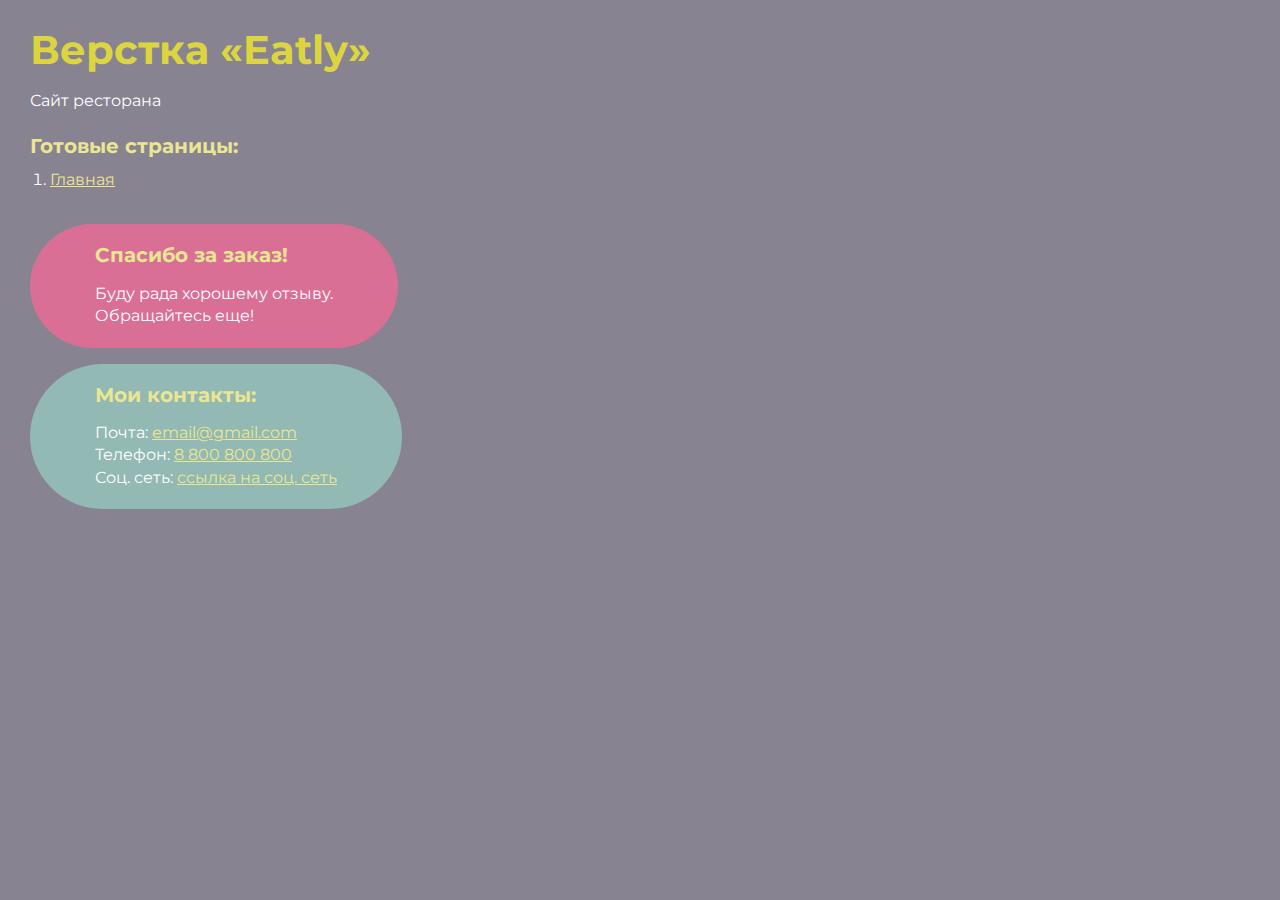
<file: index.html>
<!DOCTYPE html>
<html>

<head>
	<meta charset="UTF-8">
	<meta name="viewport" content="width=device-width, initial-scale=1.0">
	<title>Верстка «Eatly»</title>
</head>

<body>
	<div class="rootpage">
		<h1>Верстка «Eatly»</h1>
		<div class="rootpage__info">
			Сайт ресторана
		</div>
		<h2>Готовые страницы:</h2>
		<ol class="rootpage__list">
			<li><a target="_blank" href="home.html">Главная</a></li>
		</ol>
		<div class="rootpage__tnx">
			<h2>Спасибо за заказ!</h2>
			<p>Буду рада хорошему отзыву.</p>
			<p>Обращайтесь еще!</p>
		</div>
		<div class="rootpage__contacts">
			<h2>Мои контакты:</h2>
			<p>Почта: <a href="mailto:email@gmail.com">email@gmail.com</a></p>
			<p>Телефон: <a href="tel:8800800800">8 800 800 800</a></p>
			<p>Соц. сеть: <a href="">ссылка на соц. сеть</a></p>
		</div>
	</div>
</body>
<style>
	@charset "UTF-8";
	@import url("https://fonts.googleapis.com/css?family=Montserrat:regular,700&display=swap");

	*,
	*::before,
	*::after {
		padding: 0px;
		margin: 0px;
		border: 0px;
		box-sizing: border-box;
	}

	html,
	body {
		height: 100%;
		margin: 0;
		padding: 0;
		min-width: 320px;
		width: 100%;
		color: #fff;
		background-color: #888391;
	}

	body {
		font-family: Montserrat;
		font-size: 100%;
		line-height: 1;
		font-size: 1rem;
	}

	a {
		text-decoration: underline;
		color: #ebe691
	}

	a:visited {
		text-decoration: underline;
		color: #aaa768;
	}

	a:hover {
		text-decoration: none;
	}

	ul li {
		list-style: none;
	}

	img {
		vertical-align: top;
	}

	.wrapper {
		width: 100%;
		min-height: 100%;
		overflow: hidden;
	}

	.rootpage {
		padding: 30px;
		display: flex;
		flex-direction: column;
		align-items: flex-start;
	}

	@media (max-width: 767px) {
		.rootpage {
			padding: 30px 15px;
		}
	}

	h1 {
		color: #ddd53f;
		font-size: 2.5rem;
		margin: 0px 0px 1.25rem 0px;
	}

	@media (max-width: 767px) {
		h1 {
			font-size: 1.85rem;
			margin: 0px 0px 1.25rem 0px;
		}
	}

	h2 {
		color: #ebe691;
		font-size: 1.25rem;
		margin: 0px 0px 1rem 0px;
	}

	@media (max-width: 767px) {
		h2 {
			font-size: 1.125rem;
			margin: 0px 0px 1rem 0px;
		}
	}

	.rootpage__info {
		line-height: 140%;
		margin: 0px 0px 1.5rem 0px;
	}

	.rootpage__list {
		margin: 0px 0px 2.25rem 1.25rem;
	}

	.rootpage__list li:not(:last-child) {
		margin: 0px 0px 15px 0px;
	}

	.rootpage__contacts,
	.rootpage__tnx {
		border-radius: 200px;
		padding: 20px 65px;
		line-height: 140%;
	}

	@media (max-width: 767px) {

		.rootpage__contacts,
		.rootpage__tnx {
			border-radius: 40px;
			padding: 20px;
		}
	}

	.rootpage__contacts {
		background: #92b9b3;

	}

	.rootpage__contacts a {
		color: #ebe691;
	}

	.rootpage__tnx {
		background: #da6f96;
		margin: 0px 0px 1rem 0px;
	}
</style>

</html>
</file>
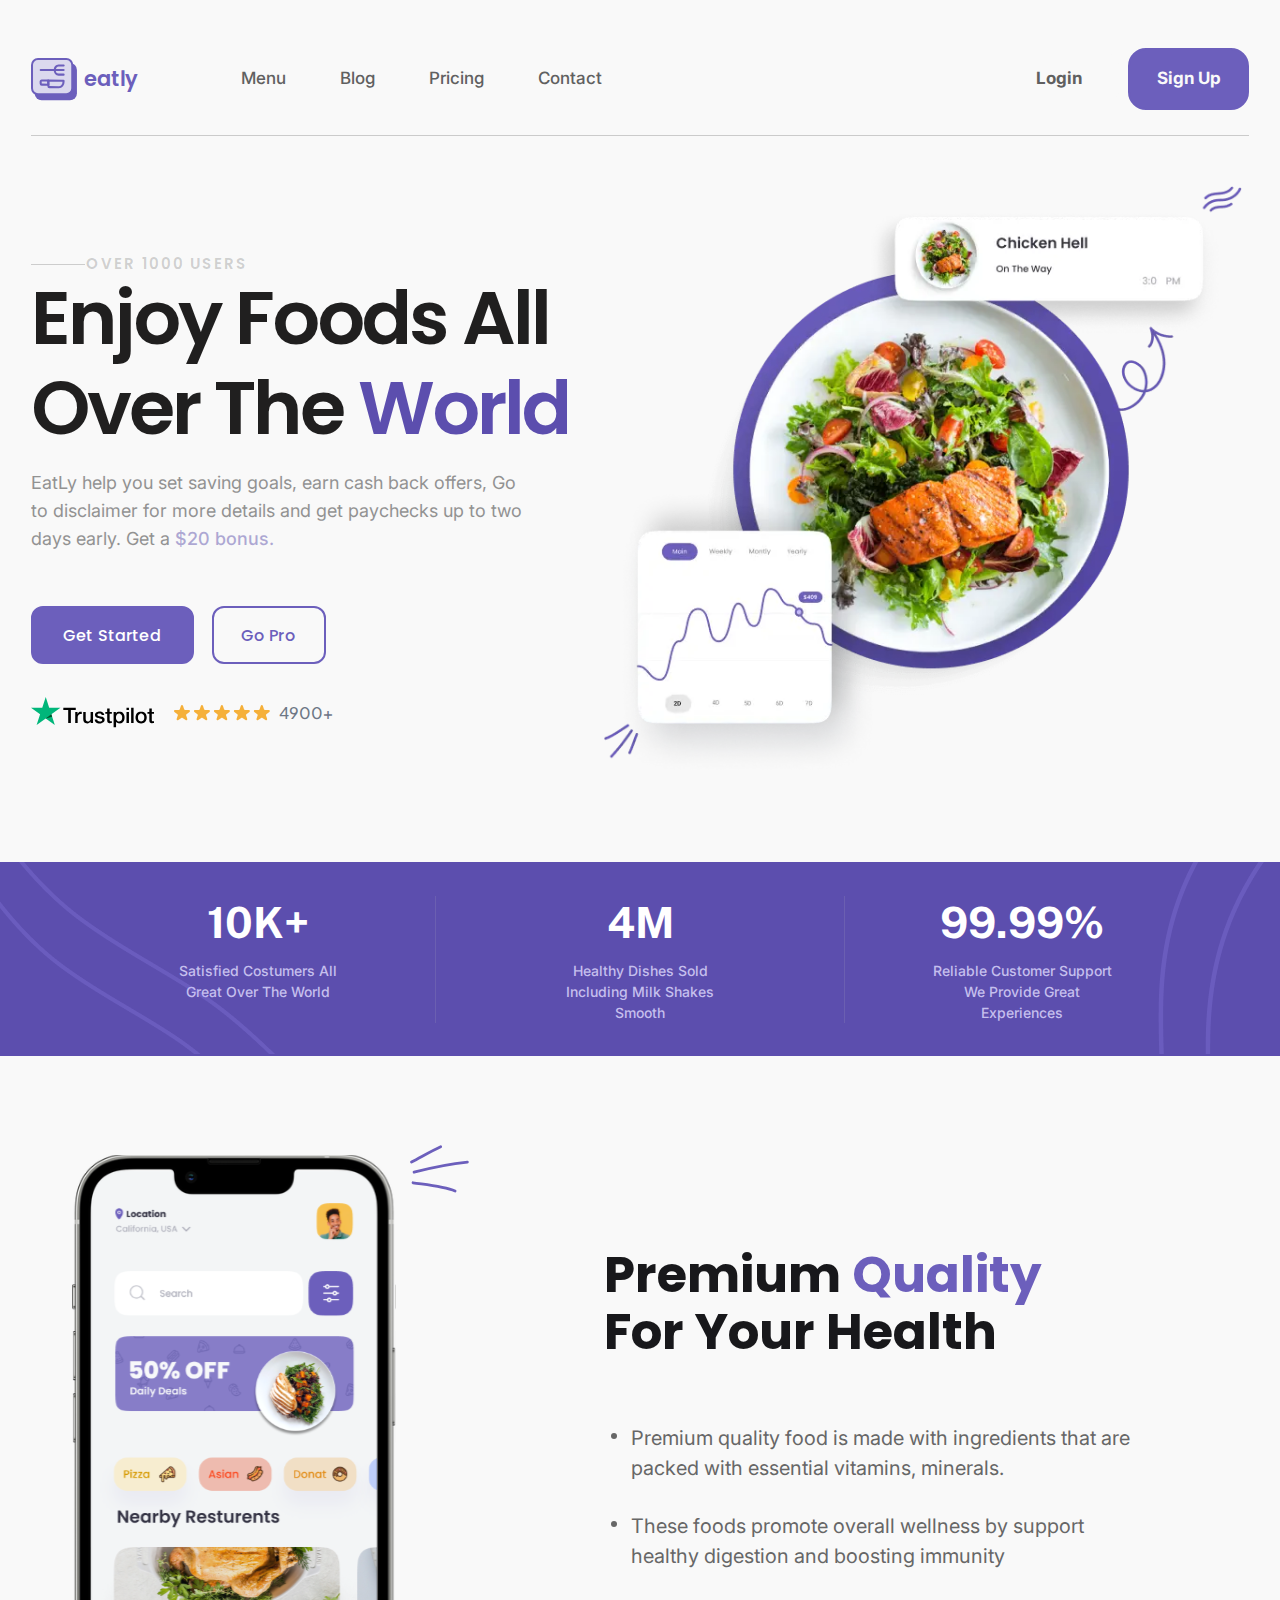
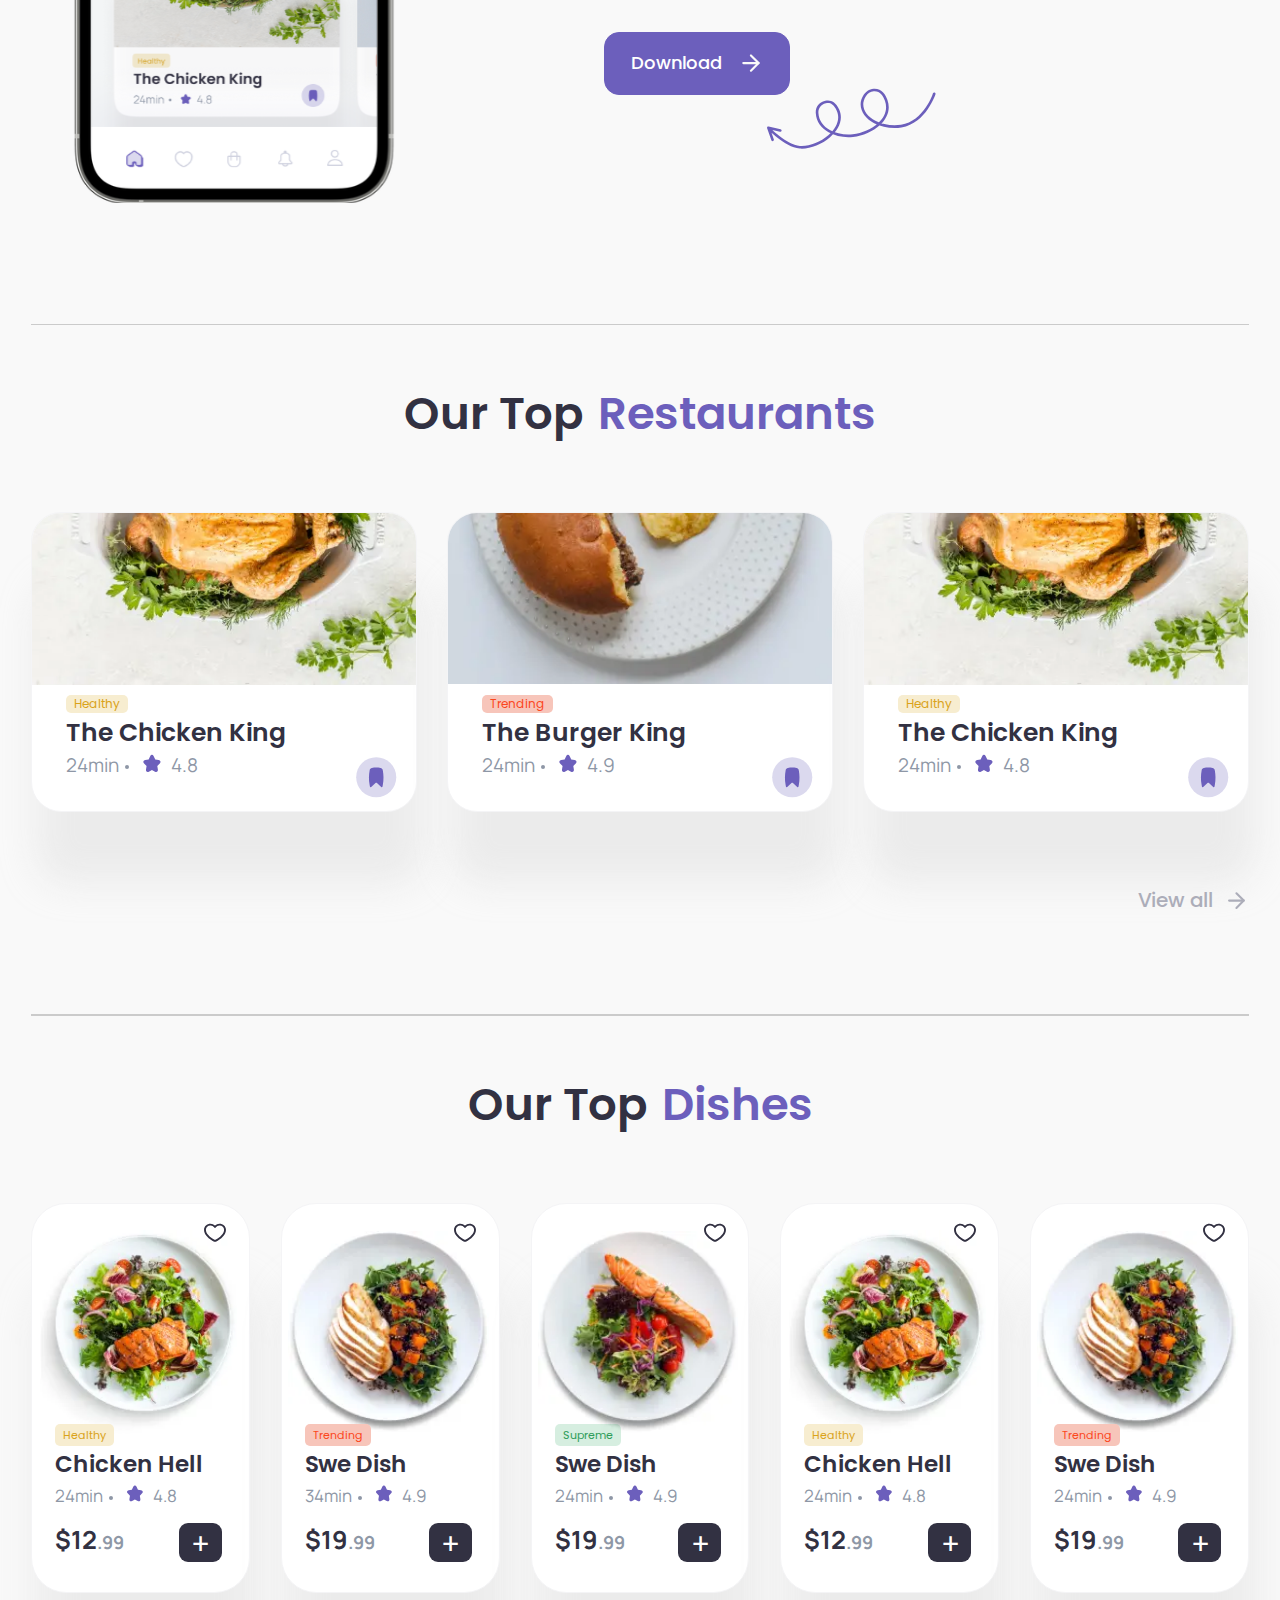
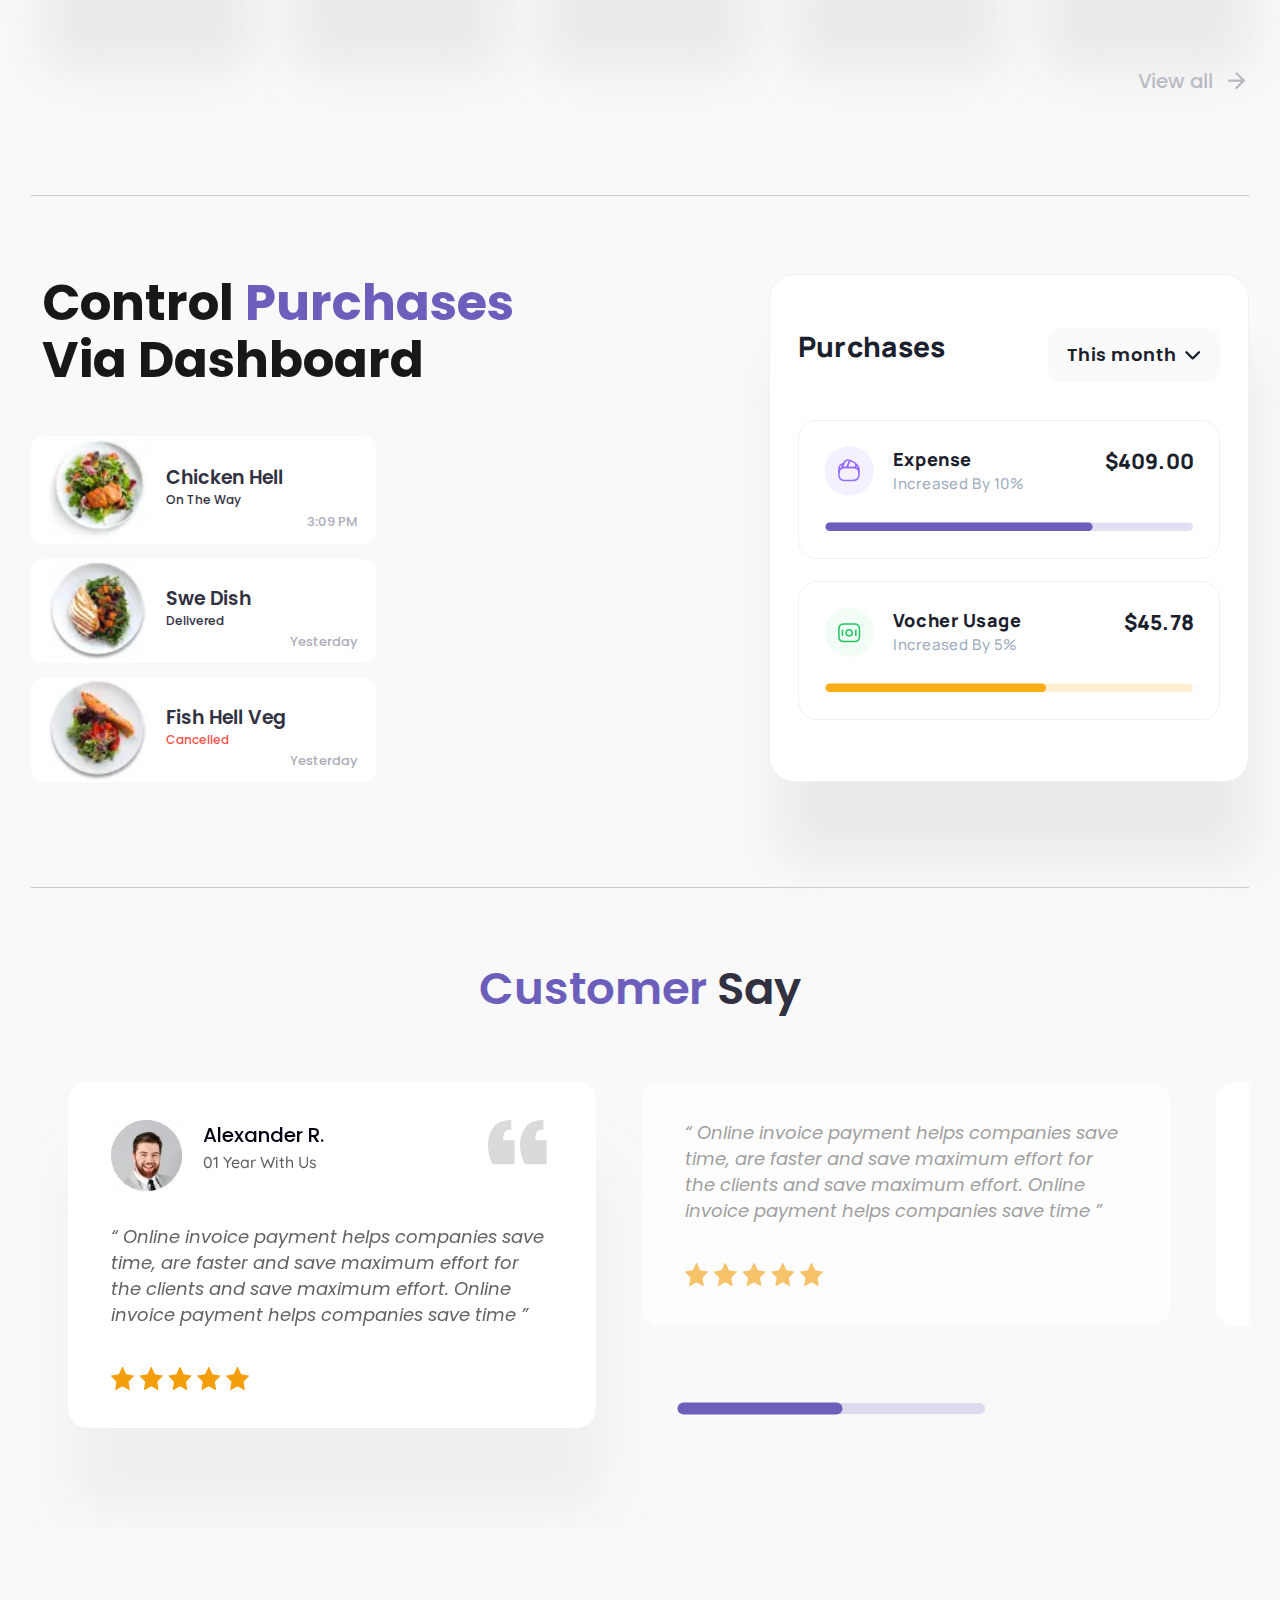
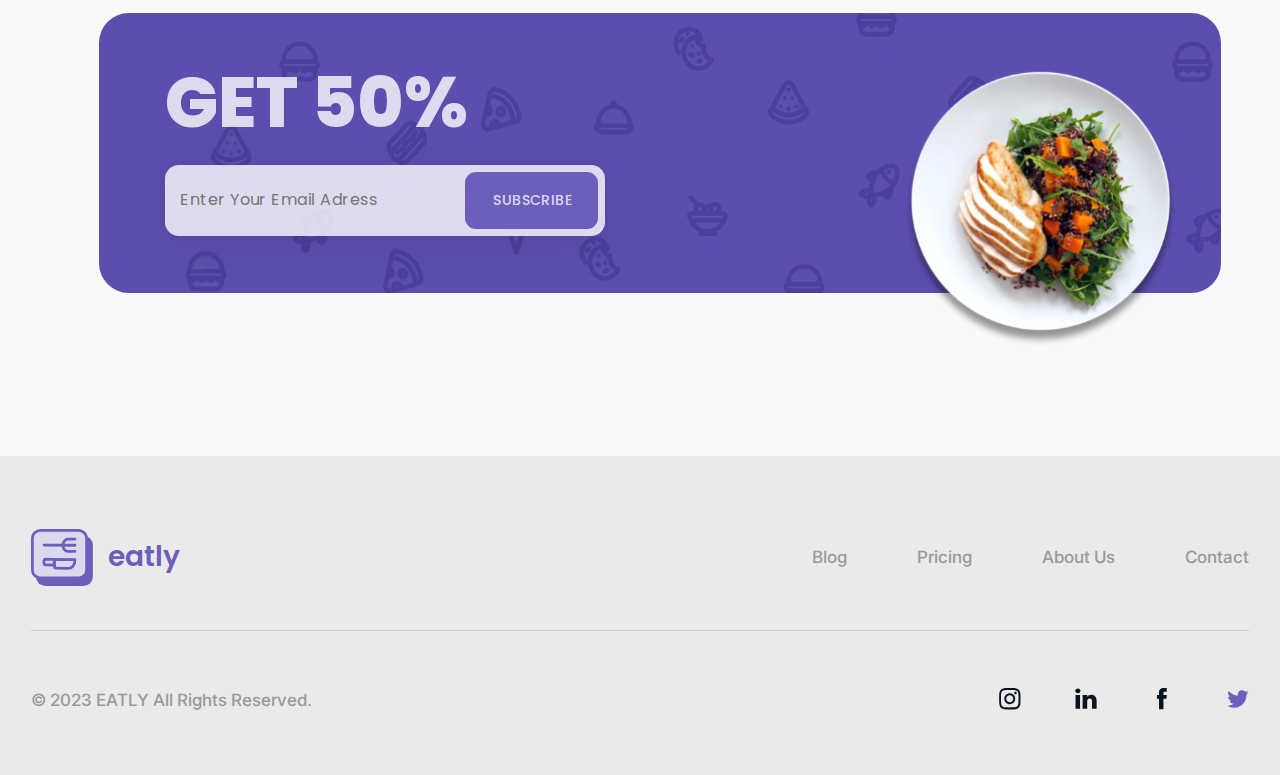
<file: home.html>
<!DOCTYPE html>
<html lang="en">

<head>
	<title>eatly</title>
	<meta charset="UTF-8">
	<meta name="format-detection" content="telephone=no">
	<!-- <style>body{opacity: 0;}</style> -->
	<link rel="stylesheet" href="css/style.min.css?_v=20240503091906">
	<link rel="shortcut icon" href="favicon.ico">
	<!-- <meta name="robots" content="noindex, nofollow"> -->
	<meta name="viewport" content="width=device-width, initial-scale=1.0">
</head>

<body>
	<div class="wrapper">
		<header class="header">
			<div class="header__wrapper">
				<div class="header__container">
					<div class="header__content">
						<div class="header__logo logo-header"><img class="logo-header__image" src="img/header/logo-big.svg" alt="logo"><a class="logo-header__link" href="../home.html">eatly</a></div>
						<div class="header__burger-menu menu-burger">
							<button type="button" class="menu__icon icon-menu"><span></span></button>
							<nav class="menu-burger__body">
							</nav>
						</div>
						<div data-da=".menu-burger__body, 563.98" class="header__list list-header">
							<a href="" class="list-header__menu">Menu</a>
							<a href="" class="list-header__blog">Blog</a>
							<a href="" class="list-header__price">Pricing</a>
							<a href="" class="list-header__contact">Contact</a>
						</div>
					</div>
					<div data-da=".menu-burger__body, 563.98,0" class="header__signing">
						<a href="" class="header__login">Login</a>
						<a href="" class="header__registration">Sign Up</a>
					</div>
				</div>
			</div>
		</header>
		<main class="page">
			<section class="page__section-info info-section">
				<div class="info-section__container">
					<div class="info-section__content">
						<span class="info-section__subtitle">OVER 1000 USERS</span>
						<h1 class="info-section__title">Enjoy Foods All Over The <span class="info-section__highlight info-section__highlight-word">World</span></h1>
						<p class="info-section__text">EatLy help you set saving goals, earn cash back offers, Go to disclaimer for more details and get paychecks up to two
							days early. Get a <span class="info-section__highlight info-section__highlight-text">$20 bonus.</span></p>
						<div class="info-section__buttons">
							<a href="" class="info-section__button">Get Started</a>
							<a href="" class="info-section__button info-section__button-white">Go Pro</a>
						</div>
						<div class="info-section__rating rating-info-section">
							<img src="img/main/trustpilot.svg" class="rating-info-section__logo" alt="logo"><img src="img/icons/star-rating.svg" class="rating-info-section__stars" alt="stars"><span class="rating-info-section__review">4900+</span>
						</div>
					</div>
					<div class="info-section__banner">
						<div class="info-section__image-wrapper info-section__image-wrapper-ibg"><picture><source srcset="img/main/food.webp" type="image/webp"><img src="img/main/food.png" alt="food" class="info-section__image"></picture></div>
					</div>
				</div>
			</section>
			<section class="page__section-statistics statistics-section">
				<div class="statistics-section__content">
					<div class="statistics-section__box">
						<h3 class="statistics-section__title">10K+</h3>
						<p class="statistics-section__text">Satisfied Costumers All Great Over The World</p>
					</div>
					<div class="statistics-section__box statistics-section__box-border">
						<h3 class="statistics-section__title">4M</h3>
						<p class="statistics-section__text">Healthy Dishes Sold Including Milk Shakes Smooth</p>
					</div>
					<div class="statistics-section__box">
						<h3 class="statistics-section__title">99.99%</h3>
						<p class="statistics-section__text">Reliable Customer Support We Provide Great Experiences</p>
					</div>
				</div>
			</section>
			<section class="page__section-quality quality-section">
				<div class="quality-section__container">
					<div class="quality-section__banner">
						<div class="quality-section__image-wrapper quality-section__image-wrapper-ibg"><img class="quality-section__image" src="img/main/quality/mobile-screen.svg" alt="mobile-screen"></div>
					</div>
					<div class="quality-section__content">
						<h2 class="quality-section__title">Premium <span class="quality-section__highlight">Quality</span> For Your Health</h2>
						<ul class="quality-section__list">
							<li class="quality-section__item-list">Premium quality food is made with ingredients that are packed with essential vitamins, minerals.</li>
							<li class="quality-section__item-list">These foods promote overall wellness by support healthy digestion and boosting immunity</li>
						</ul>
						<a href="" class="quality-section__button">
							<span>Download</span>
							<svg class="quality-section__svg">
								<use href="img/icons/sprites.svg#arrow-right"></use>
							</svg>
						</a>
					</div>
				</div>
			</section>
			<section class="page__section-restaurants restaurants-section">
				<div class="restaurants-section__container">
					<h2 class="restaurants-section__title title-section">Our Top<span class="restaurants-section__title-highlight">Restaurants</span></h2>
					<div class="restaurants-section__items">
						<div class="restaurants-section__item item-restaurant">
							<a href="" class="item-restaurant__image item-restaurant__image-ibg"><picture><source srcset="img/main/restaurants/chicken-king.webp" type="image/webp"><img src="img/main/restaurants/chicken-king.jpg" alt="chicken"></picture></a>
							<div class="item-restaurant__content">
								<div class="item-restaurant__mark mark-item-section">Healthy</div>
								<h3 class="item-restaurant__title">The Chicken King</h3>
								<div class="item-restaurant__info info-item-section">
									<span class="item-restaurant__delivery-time">24min</span>
									<div class="item-restaurant__rating">
										<svg class="item-restaurant__svg-rating">
											<use href="img/icons/sprites.svg#purple-star"></use>
										</svg>
										<span class="item-restaurant__number-rating">4.8</span>
									</div>
								</div>
								<button type="button" class="item-restaurant__bookmark"><svg class="item-restaurant__svg-bookmark">
										<use href="img/icons/sprites.svg#bookmark"></use>
									</svg></button>
							</div>
						</div>
						<div class="restaurants-section__item item-restaurant">
							<a href="" class="item-restaurant__image item-restaurant__image-ibg"><picture><source srcset="img/main/restaurants/burger-king.webp" type="image/webp"><img src="img/main/restaurants/burger-king.jpg" alt="chicken"></picture></a>
							<div class="item-restaurant__content">
								<div class="item-restaurant__mark mark-item-section mark-item-section-red">Trending</div>
								<h3 class="item-restaurant__title">The Burger King</h3>
								<div class="item-restaurant__info info-item-section">
									<div class="item-restaurant__delivery-time">24min</div>
									<div class="item-restaurant__rating">
										<svg class="item-restaurant__svg-rating">
											<use href="img/icons/sprites.svg#purple-star"></use>
										</svg>
										<span class="item-restaurant__number-rating">4.9</span>
									</div>
								</div>
								<button type="button" class="item-restaurant__bookmark"><svg class="item-restaurant__svg-bookmark">
										<use href="img/icons/sprites.svg#bookmark"></use>
									</svg></button>
							</div>
						</div>
						<div class="restaurants-section__item item-restaurant">
							<a href="" class="item-restaurant__image item-restaurant__image-ibg"><picture><source srcset="img/main/restaurants/chicken-king.webp" type="image/webp"><img src="img/main/restaurants/chicken-king.jpg" alt="chicken"></picture></a>
							<div class="item-restaurant__content">
								<div class="item-restaurant__mark mark-item-section">Healthy</div>
								<h3 class="item-restaurant__title">The Chicken King</h3>
								<div class="item-restaurant__info info-item-section">
									<span class="item-restaurant__delivery-time">24min</span>
									<div class="item-restaurant__rating">
										<svg class="item-restaurant__svg-rating">
											<use href="img/icons/sprites.svg#purple-star"></use>
										</svg>
										<span class="item-restaurant__number-rating">4.8</span>
									</div>
								</div>
								<button type="button" class="item-restaurant__bookmark"><svg class="item-restaurant__svg-bookmark">
										<use href="img/icons/sprites.svg#bookmark"></use>
									</svg></button>
							</div>
						</div>
					</div>
					<a class="restaurants-section__more more-section" href=""><span>View all</span>
						<svg class="restaurants-section__svg-more more-section-svg">
							<use href="img/icons/sprites.svg#arrow-right"></use>
						</svg>
					</a>
				</div>
			</section>
			<section class="page__section-dishes dishes-section">
				<div class="dishes-section__container">
					<h2 class="dishes-section__title title-section">Our Top <span class="dishes-section__title-highlight">Dishes</span></h2>
					<div class="dishes-section__items">
						<article class="dishes-section__item item-dishes">
							<button type="button" class="item-dishes__favorite"><svg class="item-dishes__svg-favorite">
									<use href="img/icons/sprites.svg#favorite"></use>
								</svg></button>
							<a href="" class="item-dishes__image item-dishes__image-ibg"><picture><source srcset="img/main/dishes/dish01.webp" type="image/webp"><img src="img/main/dishes/dish01.jpg" alt="dish"></picture></a>
							<div class="item-dishes__content">
								<div class="item-dishes__mark mark-item-section">Healthy</div>
								<h3 class="item-dishes__title">Chicken Hell</h3>
								<div class="item-dishes__info info-item-section">
									<span class="item-dishes__delivery-time">24min</span>
									<div class="item-dishes__rating">
										<svg class="item-dishes__svg-rating">
											<use href="img/icons/sprites.svg#purple-star"></use>
										</svg>
										<span class="item-dishes__number-rating">4.8</span>
									</div>
								</div>
								<div class="item-dishes__price-tag">
									<div class="item-dishes__cost"><span class="item-dishes__dollar">$12</span><span class="item-dishes__cents">.99</span></div>
									<button type="button" class="item-dishes__add">+</button>
								</div>
							</div>
						</article>
						<article class="dishes-section__item item-dishes">
							<button type="button" class="item-dishes__favorite"><svg class="item-dishes__svg-favorite">
									<use href="img/icons/sprites.svg#favorite"></use>
								</svg></button>
							<a href="" class="item-dishes__image item-dishes__image-ibg"><picture><source srcset="img/main/dishes/dish02.webp" type="image/webp"><img src="img/main/dishes/dish02.jpg" alt="dish"></picture></a>
							<div class="item-dishes__content">
								<div class="item-dishes__mark mark-item-section mark-item-section-red">Trending</div>
								<h3 class="item-dishes__title">Swe Dish</h3>
								<div class="item-dishes__info info-item-section">
									<span class="item-dishes__delivery-time">34min</span>
									<div class="item-dishes__rating">
										<svg class="item-dishes__svg-rating">
											<use href="img/icons/sprites.svg#purple-star"></use>
										</svg>
										<span class="item-dishes__number-rating">4.9</span>
									</div>
								</div>
								<div class="item-dishes__price-tag">
									<div class="item-dishes__cost"><span class="item-dishes__dollar">$19</span><span class="item-dishes__cents">.99</span></div>
									<button type="button" class="item-dishes__add">+</button>
								</div>
							</div>
						</article>
						<article class="dishes-section__item item-dishes">
							<button type="button" class="item-dishes__favorite"><svg class="item-dishes__svg-favorite">
									<use href="img/icons/sprites.svg#favorite"></use>
								</svg></button>
							<a href="" class="item-dishes__image item-dishes__image-ibg"><picture><source srcset="img/main/dishes/dish03.webp" type="image/webp"><img src="img/main/dishes/dish03.jpg" alt="dish"></picture></a>
							<div class="item-dishes__content">
								<div class="item-dishes__mark mark-item-section mark-item-section-green">Supreme</div>
								<h3 class="item-dishes__title">Swe Dish</h3>
								<div class="item-dishes__info info-item-section">
									<span class="item-dishes__delivery-time">24min</span>
									<div class="item-dishes__rating">
										<svg class="item-dishes__svg-rating">
											<use href="img/icons/sprites.svg#purple-star"></use>
										</svg>
										<span class="item-dishes__number-rating">4.9</span>
									</div>
								</div>
								<div class="item-dishes__price-tag">
									<div class="item-dishes__cost"><span class="item-dishes__dollar">$19</span><span class="item-dishes__cents">.99</span></div>
									<button type="button" class="item-dishes__add">+</button>
								</div>
							</div>
						</article>
						<article class="dishes-section__item item-dishes">
							<button type="button" class="item-dishes__favorite"><svg class="item-dishes__svg-favorite">
									<use href="img/icons/sprites.svg#favorite"></use>
								</svg></button>
							<a href="" class="item-dishes__image item-dishes__image-ibg"><picture><source srcset="img/main/dishes/dish01.webp" type="image/webp"><img src="img/main/dishes/dish01.jpg" alt="dish"></picture></a>
							<div class="item-dishes__content">
								<div class="item-dishes__mark mark-item-section">Healthy</div>
								<h3 class="item-dishes__title">Chicken Hell</h3>
								<div class="item-dishes__info info-item-section">
									<span class="item-dishes__delivery-time">24min</span>
									<div class="item-dishes__rating">
										<svg class="item-dishes__svg-rating">
											<use href="img/icons/sprites.svg#purple-star"></use>
										</svg>
										<span class="item-dishes__number-rating">4.8</span>
									</div>
								</div>
								<div class="item-dishes__price-tag">
									<div class="item-dishes__cost"><span class="item-dishes__dollar">$12</span><span class="item-dishes__cents">.99</span></div>
									<button type="button" class="item-dishes__add">+</button>
								</div>
							</div>
						</article>
						<article class="dishes-section__item item-dishes">
							<button type="button" class="item-dishes__favorite"><svg class="item-dishes__svg-favorite">
									<use href="img/icons/sprites.svg#favorite"></use>
								</svg></button>
							<a href="" class="item-dishes__image item-dishes__image-ibg"><picture><source srcset="img/main/dishes/dish02.webp" type="image/webp"><img src="img/main/dishes/dish02.jpg" alt="dish"></picture></a>
							<div class="item-dishes__content">
								<div class="item-dishes__mark mark-item-section mark-item-section-red">Trending</div>
								<h3 class="item-dishes__title">Swe Dish</h3>
								<div class="item-dishes__info info-item-section">
									<span class="item-dishes__delivery-time">24min</span>
									<div class="item-dishes__rating">
										<svg class="item-dishes__svg-rating">
											<use href="img/icons/sprites.svg#purple-star"></use>
										</svg>
										<span class="item-dishes__number-rating">4.9</span>
									</div>
								</div>
								<div class="item-dishes__price-tag">
									<div class="item-dishes__cost"><span class="item-dishes__dollar">$19</span><span class="item-dishes__cents">.99</span></div>
									<button type="button" class="item-dishes__add">+</button>
								</div>
							</div>
						</article>
					</div>
					<a class="dishes-section__more more-section" href=""><span>View all</span>
						<svg class="dishes-section__svg-more more-section-svg">
							<use href="img/icons/sprites.svg#arrow-right"></use>
						</svg>
					</a>
				</div>
			</section>
			<section class="page__section-purchases purchases-section">
				<div class="purchases-section__container">
					<div class="purchases-section__dashboard dashboard">
						<h2 class="dashboard__title">Control <span class="dashboard__highlight">Purchases</span> Via Dashboard</h2>
						<div class="dashboard__items">
							<a href="" class="dashboard__item item-dashboard">
								<div class="item-dashboard__image item-dashboard__image-ibg"><picture><source srcset="img/main/purchases/plate01.webp" type="image/webp"><img src="img/main/purchases/plate01.jpg" alt="food"></picture></div>
								<div class="item-dashboard__content">
									<h6 class="item-dashboard__title">Chicken Hell</h6>
									<div class="item-dashboard__status">On The Way</div>
								</div>
								<div class="item-dashboard__time">3:09 PM</div>
							</a>
							<a href="" class="dashboard__item item-dashboard">
								<div class="item-dashboard__image item-dashboard__image-size item-dashboard__image-ibg"><picture><source srcset="img/main/purchases/plate02.webp" type="image/webp"><img src="img/main/purchases/plate02.jpg" alt="food"></picture></div>
								<div class="item-dashboard__content">
									<h6 class="item-dashboard__title">Swe Dish</h6>
									<div class="item-dashboard__status">Delivered</div>
								</div>
								<div class="item-dashboard__time">Yesterday</div>
							</a>
							<a href="" class="dashboard__item item-dashboard">
								<div class="item-dashboard__image item-dashboard__image-size item-dashboard__image-ibg"><picture><source srcset="img/main/purchases/plate03.webp" type="image/webp"><img src="img/main/purchases/plate03.jpg" alt="food"></picture></div>
								<div class="item-dashboard__content">
									<h6 class="item-dashboard__title">Fish Hell Veg</h6>
									<div class="item-dashboard__status item-dashboard__status-red">Cancelled</div>
								</div>
								<div class="item-dashboard__time">Yesterday</div>
							</a>
						</div>
					</div>
					<div class="purchases-section__list purchases-list">
						<div class="purchases-list__top">
							<h4 class="purchases-list__title">Purchases</h4>
							<select class="purchases-list__select" name="form[]">
								<option value="1" selected>This month</option>
								<option value="2">This week</option>
								<option value="3">This year</option>
							</select>
						</div>
						<ul class="purchases-list__items">
							<li class="purchases-list__item item-purchases">
								<div class="item-purchases__main">
									<div class="item-purchases__content">
										<div class="item-purchases__logo"><svg class="item-purchases__svg">
												<use href="img/icons/sprites.svg#wallet"></use>
											</svg></div>
										<div class="item-purchases__info">
											<h5 class="item-purchases__subtitle">Expense</h5>
											<p class="item-purchases__text">Increased By 10%</p>
										</div>
									</div>
									<div class="item-purchases__bill">$409.00</div>
								</div>
								<div class="item-purchases__diagram">
									<svg class="item-purchases__svg-diagram">
										<use href="img/icons/sprites.svg#divider-purple"></use>
									</svg>
								</div>
							</li>
							<li class="purchases-list__item item-purchases">
								<div class="item-purchases__main">
									<div class="item-purchases__content">
										<div class="item-purchases__logo"><svg class="item-purchases__svg">
												<use href="img/icons/sprites.svg#vocher"></use>
											</svg></div>
										<div class="item-purchases__info">
											<h5 class="item-purchases__subtitle">Vocher Usage</h5>
											<p class="item-purchases__text">Increased By 5%</p>
										</div>
									</div>
									<div class="item-purchases__bill">$45.78</div>
								</div>
								<div class="item-purchases__diagram">
									<svg class="item-purchases__svg-diagram">
										<use href="img/icons/sprites.svg#divider-orange"></use>
									</svg>
								</div>
							</li>
						</ul>
					</div>
				</div>
			</section>
			<section class="page__section-customer customer-section">
				<div class="customer-section__container">
					<h2 class="customer-section__title"><span class="customer-section__highlight">Customer</span><span>Say</span></h2>
					<div class="customer-section__slider">
						<div class="customer-section__swiper">
							<div class="customer-section__slide slide-customer">
								<div class="slide-customer__head head-slide slide-customer__head-hidden">
									<div class="head-slide__group">
										<div class="head-slide__avatar"><picture><source srcset="img/main/customer/avatar.webp" type="image/webp"><img src="img/main/customer/avatar.jpg" alt="avatar"></picture></div>
										<div class="head-slide__info">
											<div class="head-slide__name">Alexander R.</div>
											<div class="head-slide__period">01 Year With Us</div>
										</div>
									</div>
									<div class="head-slide__decor"><svg class="head-slide__svg">
											<use href="img/icons/sprites.svg#quotes"></use>
										</svg></div>
								</div>
								<p class="slide-customer__text">“ Online invoice payment helps companies save time, are faster and save maximum effort for the clients and save maximum
									effort. Online invoice payment helps companies save time ”</p>
								<div class="slide-customer__rating"><svg class="slide-customer__svg">
										<use href="img/icons/sprites.svg#rating"></use>
									</svg></div>
							</div>
							<div class="customer-section__slide slide-customer">
								<div class="slide-customer__head slide-customer__head-hidden head-slide">
									<div class="head-slide__group">
										<div class="head-slide__avatar"><picture><source srcset="img/main/customer/avatar.webp" type="image/webp"><img src="img/main/customer/avatar.jpg" alt="avatar"></picture></div>
										<div class="head-slide__info">
											<div class="head-slide__name">Alexander R.</div>
											<div class="head-slide__period">01 Year With Us</div>
										</div>
									</div>
									<div class="head-slide__decor"><svg class="head-slide__svg">
											<use href="img/icons/sprites.svg#quotes"></use>
										</svg></div>
								</div>
								<p class="slide-customer__text">“ Online invoice payment helps companies save time, are faster and save maximum effort
									for the clients and save maximum
									effort. Online invoice payment helps companies save time ”</p>
								<div class="slide-customer__rating"><svg class="slide-customer__svg">
										<use href="img/icons/sprites.svg#rating"></use>
									</svg></div>
							</div>
							<div class="customer-section__slide slide-customer">
								<div class="slide-customer__head head-slide slide-customer__head-hidden">
									<div class="head-slide__group">
										<div class="head-slide__avatar"><picture><source srcset="img/main/customer/avatar.webp" type="image/webp"><img src="img/main/customer/avatar.jpg" alt="avatar"></picture></div>
										<div class="head-slide__info">
											<div class="head-slide__name">Alexander R.</div>
											<div class="head-slide__period">01 Year With Us</div>
										</div>
									</div>
									<div class="head-slide__decor"><svg class="head-slide__svg">
											<use href="img/icons/sprites.svg#quotes"></use>
										</svg></div>
								</div>
								<p class="slide-customer__text">“ Online invoice payment helps companies save time, are faster and save maximum effort
									for the clients and save maximum
									effort. Online invoice payment helps companies save time ”</p>
								<div class="slide-customer__rating"><svg class="slide-customer__svg">
										<use href="img/icons/sprites.svg#rating"></use>
									</svg></div>
							</div>
						</div>
						<div class="customer-section__pagging"></div>
					</div>
				</div>
			</section>
			<section class="page__section-subscribe subscribe-section">
				<div class="subscribe-section__container">
					<div class="subscribe-section__block">
						<div class="subscribe-section__content">
							<h2 class="subscribe-section__title">GET 50%</h2>
							<form class="subscribe-section__form" action="#" method="get" data-dev data-popup-message="#popup">
								<input class="subscribe-section__input" type="email" placeholder="Enter Your Email Adress" autocomplete="off" name="form[]" data-error="Error! Please, enter your email" data-validate data-required="email">
								<button class="subscribe-section__button" type="submit">SUBSCRIBE</button>
							</form>
						</div>
						<div class="subscribe-section__decor subscribe-section__decor-ibg"><img src="img/main/subscribe/plate.svg" alt="food"></div>
					</div>
				</div>
			</section>
		</main>
		<footer class="footer">
			<div class="footer__container">
				<div class="footer__top">
					<div class="footer__logo logo-footer"><img class="logo-footer__image" src="img/footer/logo.svg" alt="logo"><span class="logo-footer__name">eatly</span></div>
					<div class="footer__menu menu-footer">
						<a href="" class="menu-footer__item">Blog</a>
						<a href="" class="menu-footer__item">Pricing</a>
						<a href="" class="menu-footer__item">About Us</a>
						<a href="" class="menu-footer__item">Contact</a>
					</div>
				</div>
				<div class="footer__bottom">
					<div class="footer__rights">© 2023 EATLY All Rights Reserved.</div>
					<div class="footer__social-media social-media" data-da=".footer__top, 554">
						<a href="" class="social-media__item">
							<svg class="social-media__svg">
								<use href="img/icons/sprites.svg#instagram"></use>
							</svg>
						</a>
						<a href="" class="social-media__item">
							<svg class="social-media__svg">
								<use href="img/icons/sprites.svg#linkedin"></use>
							</svg>
						</a>
						<a href="" class="social-media__item">
							<svg class="social-media__svg">
								<use href="img/icons/sprites.svg#facebook"></use>
							</svg>
						</a>
						<a href="" class="social-media__item">
							<svg class="social-media__svg">
								<use href="img/icons/sprites.svg#twitter"></use>
							</svg>
						</a>
					</div>
				</div>
			</div>
		</footer>
	</div>
	<div id="popup" aria-hidden="true" class="popup">
		<div class="popup__wrapper">
			<div class="popup__content">
				<button data-close type="button" class="popup__close">Close</button>
				<div class="popup__text">
					Thanks for subscribing!
				</div>
			</div>
		</div>
	</div>

	<script src="js/app.min.js?_v=20240503091906"></script>
</body>

</html>
</file>
<file: css/style.min.css>
@charset "UTF-8";@import url('https://fonts.googleapis.com/css2?family=Poppins:wght@400;500;600;700;800;900&display=swap');@import url(https://fonts.googleapis.com/css2?family=Inter:wght@100..900&display=swap);@import url(https://fonts.googleapis.com/css2?family=Manrope:wght@200..800&display=swap);@import url(https://fonts.googleapis.com/css2?family=Roboto:wght@700&display=swap);@import url(https://fonts.googleapis.com/css2?family=Public+Sans:ital,wght@0,700;1,700&display=swap);@import url(https://fonts.googleapis.com/css2?family=Quicksand:wght@500&display=swap);@import url(https://fonts.googleapis.com/css2?family=Plus+Jakarta+Sans:ital,wght@0,500;1,500&display=swap);*{padding:0;margin:0;border:0}*,:after,:before{-webkit-box-sizing:border-box;box-sizing:border-box}body,html{height:100%;min-width:320px}body{color:#000;line-height:1;font-family:Poppins,sans-serif;font-size:.875rem;-ms-text-size-adjust:100%;-moz-text-size-adjust:100%;-webkit-text-size-adjust:100%;-webkit-font-smoothing:antialiased;-moz-osx-font-smoothing:grayscale}button,input,textarea{font-family:Poppins,sans-serif;font-size:inherit}button{cursor:pointer;color:inherit;background-color:inherit}a{color:inherit}a:link,a:visited{text-decoration:none}a:hover{text-decoration:none}ul li{list-style:none}img{vertical-align:top}h1,h2,h3,h4,h5,h6{font-weight:inherit;font-size:inherit}body{font-family:Poppins,sans-serif;background-color:#f9f9f9}.lock body{overflow:hidden;-ms-touch-action:none;touch-action:none}.wrapper{min-height:100%;display:-webkit-box;display:-ms-flexbox;display:flex;-webkit-box-orient:vertical;-webkit-box-direction:normal;-ms-flex-direction:column;flex-direction:column;overflow:hidden}.wrapper>main{-webkit-box-flex:1;-ms-flex:1 1 auto;flex:1 1 auto}.wrapper>*{min-width:0}[class*=__container]{max-width:76.125rem;-webkit-box-sizing:content-box;box-sizing:content-box;margin:0 auto}.select{font-family:Manrope,sans-serif;position:relative}.select__body{position:relative}.select__title{display:-webkit-box;display:-ms-flexbox;display:flex;-webkit-box-align:center;-ms-flex-align:center;align-items:center;-webkit-box-pack:center;-ms-flex-pack:center;justify-content:center;max-width:10.9375rem;text-align:left;padding:.8125rem .875rem .875rem 1.1875rem;background-color:#fafafa;cursor:pointer;width:100%;border-radius:13px;font-weight:600;font-size:1.125rem;line-height:150%;letter-spacing:.03em;color:#1a202c}.select__value{display:-webkit-box;display:-ms-flexbox;display:flex;-webkit-box-align:center;-ms-flex-align:center;align-items:center;-webkit-column-gap:.1875rem;-moz-column-gap:.1875rem;column-gap:.1875rem}.select__value:after{content:url(../img/icons/arrow-down.svg);-ms-flex-item-align:center;-ms-grid-row-align:center;align-self:center;-webkit-transition:all .3s ease 0s;transition:all .3s ease 0s;display:-webkit-box;display:-ms-flexbox;display:flex;width:1.625rem;height:1.625rem}._select-open .select__value:after{-webkit-transform:rotate(-180deg);-ms-transform:rotate(-180deg);transform:rotate(-180deg)}.select__options{color:#1a202c;position:absolute;top:40px;border-radius:13px;min-width:100%;left:0;background-color:#fafafa;padding:10px 0 5px 0}.select__scroll{overflow-y:auto;overflow-x:hidden;max-height:200px}.select__option{width:100%;display:block;text-align:left;cursor:pointer;padding:5px 15px;color:inherit;font-weight:600}.select__option._select-selected{background-color:#eee}.select__row{display:-webkit-inline-box;display:-ms-inline-flexbox;display:inline-flex;-webkit-box-align:center;-ms-flex-align:center;align-items:center}.select._select-open{z-index:5}._select-tag{cursor:pointer}body::after{content:"";background-color:rgba(0,0,0,.5);position:fixed;width:100%;height:100%;top:0;left:0;opacity:0;-webkit-transition:opacity .8s ease 0s;transition:opacity .8s ease 0s;pointer-events:none;z-index:149}body.popup-show::after{opacity:1}.popup{position:fixed;top:0;left:0;bottom:0;right:0;padding:30px 10px;-webkit-transition:visibility .8s ease 0s;transition:visibility .8s ease 0s;visibility:hidden;pointer-events:none}.popup_show{z-index:150;visibility:visible;overflow:auto;pointer-events:auto}.popup_show .popup__content{visibility:visible;-webkit-transform:scale(1);-ms-transform:scale(1);transform:scale(1)}.popup__wrapper{display:-webkit-box;display:-ms-flexbox;display:flex;-webkit-box-orient:vertical;-webkit-box-direction:normal;-ms-flex-direction:column;flex-direction:column;-webkit-box-align:center;-ms-flex-align:center;align-items:center;min-height:100%;-webkit-box-flex:1;-ms-flex:1 1 auto;flex:1 1 auto;width:100%;display:flex;-webkit-box-pack:center;-ms-flex-pack:center;justify-content:center;align-items:center}.popup__content{display:-webkit-box;display:-ms-flexbox;display:flex;-webkit-box-orient:horizontal;-webkit-box-direction:reverse;-ms-flex-direction:row-reverse;flex-direction:row-reverse;-webkit-box-pack:justify;-ms-flex-pack:justify;justify-content:space-between;-webkit-box-align:center;-ms-flex-align:center;align-items:center;visibility:hidden;-webkit-transform:scale(0);-ms-transform:scale(0);transform:scale(0);-webkit-transition:-webkit-transform .3s ease 0s;transition:-webkit-transform .3s ease 0s;transition:transform .3s ease 0s;transition:transform .3s ease 0s,-webkit-transform .3s ease 0s;background-color:#eee;padding:20px;width:100%;max-width:900px;border-radius:20px}.lock .popup__content{visibility:visible}.popup-close{cursor:pointer;color:#6c5fbc}[class*=-ibg]{position:relative}[class*=-ibg] img{position:absolute;width:100%;height:100%;top:0;left:0;-o-object-fit:contain;object-fit:contain}[class*=-ibg_contain] img{-o-object-fit:contain;object-fit:contain}.title-section{display:-webkit-box;display:-ms-flexbox;display:flex;-webkit-box-pack:center;-ms-flex-pack:center;justify-content:center;-ms-flex-wrap:wrap;flex-wrap:wrap;font-weight:600;font-size:2.8125rem;line-height:57%;color:#323142;-webkit-column-gap:.9375rem;-moz-column-gap:.9375rem;column-gap:.9375rem;row-gap:.625rem}.title-section:not(:last-child){margin-bottom:5.3125rem}.info-item-section{font-family:Manrope,sans-serif;font-weight:400;line-height:133%;color:#8e97a6;display:-webkit-box;display:-ms-flexbox;display:flex}.mark-item-section{border-radius:5px;padding-left:.5rem;padding-right:.5rem;font-weight:400;color:#daa31a;background-color:#f7edd0;max-width:-webkit-fit-content;max-width:-moz-fit-content;max-width:fit-content;line-height:150%}.mark-item-section-red{color:#fb471d;background-color:#f7c5ba}.mark-item-section-green{color:#309d5b;background-color:rgba(51,172,100,.2)}.more-section{display:-webkit-box;display:-ms-flexbox;display:flex;-webkit-box-pack:end;-ms-flex-pack:end;justify-content:flex-end;-webkit-column-gap:.625rem;-moz-column-gap:.625rem;column-gap:.625rem;-webkit-box-align:center;-ms-flex-align:center;align-items:center;font-weight:500;font-size:1.25rem;line-height:226%;letter-spacing:-.01em;color:#acadb9}.more-section-svg{width:26px;height:26px;fill:none;stroke:#acadb9}.header{padding-right:.9375rem;padding-left:.9375rem;font-family:Inter,sans-serif;position:fixed;z-index:10;width:100%;top:0;left:0;background-color:#f9f9f9}.header__container{display:-webkit-box;display:-ms-flexbox;display:flex;-webkit-box-align:center;-ms-flex-align:center;align-items:center;-webkit-box-pack:justify;-ms-flex-pack:justify;justify-content:space-between;padding-top:3rem;padding-bottom:1.5625rem;border-bottom:1px solid #cbcbcb}.header__content{display:-webkit-box;display:-ms-flexbox;display:flex;-webkit-box-align:center;-ms-flex-align:center;align-items:center}.header__logo{margin-right:6.4375rem}.header__signing{display:-webkit-box;display:-ms-flexbox;display:flex;-webkit-column-gap:.5625rem;-moz-column-gap:.5625rem;column-gap:.5625rem;row-gap:.3125rem;font-size:1.0625rem;font-weight:700;line-height:150%;text-transform:capitalize}.header__login{color:#606060;border:2px solid #f9f9f9}.header__registration{text-align:center;color:#f9f9f9;background-color:#6c5fbc;border:2px solid #6c5fbc}.header__login,.header__registration{display:-webkit-box;display:-ms-flexbox;display:flex;-webkit-box-pack:center;-ms-flex-pack:center;justify-content:center;-webkit-box-align:center;-ms-flex-align:center;align-items:center;padding:1.0625rem 1.625rem;width:7.5625rem;height:3.875rem;border-radius:1.125rem}.logo-header{z-index:10;max-width:7rem;display:-webkit-box;display:-ms-flexbox;display:flex;-webkit-column-gap:.4375rem;-moz-column-gap:.4375rem;column-gap:.4375rem;-webkit-box-align:center;-ms-flex-align:center;align-items:center}.logo-header__image{width:2.875rem;height:2.6875rem}.logo-header__link{font-size:1.3125rem;line-height:130%;color:#6c5fbc;font-family:Poppins,sans-serif;font-weight:600}.list-header{display:-webkit-box;display:-ms-flexbox;display:flex;-ms-flex-wrap:wrap;flex-wrap:wrap;row-gap:.625rem;-webkit-box-align:center;-ms-flex-align:center;align-items:center;font-weight:500;font-size:1.0625rem;line-height:150%;text-transform:capitalize;color:#606060;-webkit-column-gap:3.375rem;-moz-column-gap:3.375rem;column-gap:3.375rem}.icon-menu{display:none}.footer{margin:0 auto;background-color:#eaeaea;width:100%}.footer__container{padding-left:1.875rem;padding-right:1.875rem;display:-webkit-box;display:-ms-flexbox;display:flex;-webkit-box-orient:vertical;-webkit-box-direction:normal;-ms-flex-direction:column;flex-direction:column;row-gap:3.5625rem}.footer__top{display:-webkit-box;display:-ms-flexbox;display:flex;-webkit-box-pack:justify;-ms-flex-pack:justify;justify-content:space-between;-webkit-box-align:center;-ms-flex-align:center;align-items:center;border-bottom:.71px solid rgba(129,129,129,.25);padding-bottom:2.75rem}.footer__bottom{display:-webkit-box;display:-ms-flexbox;display:flex;-webkit-box-pack:justify;-ms-flex-pack:justify;justify-content:space-between;-webkit-box-align:center;-ms-flex-align:center;align-items:center}.footer__rights{font-family:Inter,sans-serif;font-weight:500;font-size:1.0625rem;line-height:147%;color:#999}.menu-footer{display:-webkit-box;display:-ms-flexbox;display:flex;-webkit-column-gap:4.375rem;-moz-column-gap:4.375rem;column-gap:4.375rem}.menu-footer__item{font-family:Inter,sans-serif;font-weight:500;font-size:1.0625rem;line-height:150%;text-transform:capitalize;color:#999;-webkit-transition:color .3s ease 0s;transition:color .3s ease 0s}.social-media{display:-webkit-box;display:-ms-flexbox;display:flex;-webkit-column-gap:3.375rem;-moz-column-gap:3.375rem;column-gap:3.375rem;-webkit-transition:-webkit-transform .3s ease 0s;transition:-webkit-transform .3s ease 0s;transition:transform .3s ease 0s;transition:transform .3s ease 0s,-webkit-transform .3s ease 0s}.social-media__svg{width:1.375rem;height:1.375rem}.logo-footer{-webkit-box-align:center;-ms-flex-align:center;align-items:center;display:-webkit-box;display:-ms-flexbox;display:flex;-webkit-column-gap:.9375rem;-moz-column-gap:.9375rem;column-gap:.9375rem}.logo-footer__name{font-weight:600;font-size:28px;line-height:130%;color:#6c5fbc}.page{padding-top:8.5rem}.info-section{padding-top:3.125rem;padding-bottom:5.3125rem;padding-left:.9375rem;padding-right:.9375rem}.info-section__container{display:-ms-grid;display:grid;-ms-grid-columns:45.6% 54.4%;grid-template-columns:45.6% 54.4%;-webkit-column-gap:2.3125rem;-moz-column-gap:2.3125rem;column-gap:2.3125rem}.info-section__content{padding-top:4.3125rem}.info-section__subtitle{padding-left:4.625rem;position:relative;font-size:.9375rem;font-weight:600;line-height:120%;letter-spacing:.13em;color:rgba(32,31,31,.2)}.info-section__subtitle:not(:last-child){margin-bottom:1.125rem;padding-left:3.4375rem}.info-section__subtitle::before{content:"";position:absolute;top:50%;left:0;width:3.375rem;height:.0625rem;background-color:#201f1f;opacity:.2}.info-section__title{max-width:35.4375rem;font-size:4.6875rem;font-weight:600;line-height:120%;letter-spacing:-.04em;color:#201f1f}.info-section__title:not(:last-child){margin-bottom:1rem}.info-section__highlight-word{color:#5c4eae}.info-section__text{max-width:31.1875rem;font-family:Inter,sans-serif;font-weight:400;font-size:1.125rem;line-height:156%;color:#676767;opacity:.7}.info-section__text:not(:last-child){margin-bottom:3.3125rem}.info-section__highlight-text{font-weight:500;color:#6155ae;opacity:.7}.info-section__buttons{display:-webkit-box;display:-ms-flexbox;display:flex;font-weight:500;font-size:1rem;letter-spacing:.01em;text-transform:capitalize;-webkit-column-gap:1.125rem;-moz-column-gap:1.125rem;column-gap:1.125rem;line-height:120%}.info-section__buttons:not(:last-child){margin-bottom:2.0625rem}.info-section__button{border-radius:.75rem;border:2px solid #6c5fbc;padding:1.125rem 1.9375rem 1.0625rem 1.875rem;background-color:#6c5fbc;color:#fff}.info-section__button-white{color:#6c5fbc;background-color:#f9f9f9;border:2px solid #6c5fbc;padding:1.125rem 1.75rem 1.0625rem 1.6875rem}.info-section__image-wrapper{padding-bottom:89.2647058824%}.rating-info-section{display:-webkit-box;display:-ms-flexbox;display:flex;-webkit-box-align:center;-ms-flex-align:center;align-items:center}.rating-info-section__logo:not(:last-child){margin-right:1.25rem}.rating-info-section__stars{display:-webkit-box;display:-ms-flexbox;display:flex}.rating-info-section__stars:not(:last-child){margin-right:.5625rem}.rating-info-section__review{font-family:"Plus Jakarta Sans",sans-serif;font-size:1rem;font-weight:500;color:#334155;line-height:150%;opacity:.7}.statistics-section{background-color:#5c4eae;position:relative;overflow:hidden}.statistics-section::before{content:url(../img/main/decor/Vector4.png);position:absolute;bottom:0;left:0}.statistics-section::after{content:url(../img/main/decor/Vector7.png);position:absolute;bottom:0;left:0}.statistics-section__content{display:-webkit-box;display:-ms-flexbox;display:flex;-webkit-box-pack:center;-ms-flex-pack:center;justify-content:center;-webkit-box-align:start;-ms-flex-align:start;align-items:flex-start}.statistics-section__content::before{content:url(../img/main/decor/Vector8.png);position:absolute;bottom:0;right:-1%}.statistics-section__content::after{content:url(../img/main/decor/Vector6.png);position:absolute;bottom:0;right:-.5%}.statistics-section__box-border{position:relative}.statistics-section__box-border::before{content:"";display:block;position:absolute;width:1px;height:100%;background-color:rgba(197,197,197,.15);top:0;left:-15%}.statistics-section__box-border::after{content:"";display:block;position:absolute;width:1px;height:100%;background-color:rgba(197,197,197,.15);top:0;right:-15%}.statistics-section__title{font-family:"Public Sans",sans-serif;font-weight:700;font-size:2.6875rem;line-height:125%;text-align:center;color:#fff}.statistics-section__title:not(:last-child){margin-bottom:.625rem}.statistics-section__text{font-family:Inter,sans-serif;font-weight:500;font-size:.875rem;line-height:150%;text-align:center;color:#c5bfed;max-width:13.125rem}.quality-section__svg{width:27px;height:27px;fill:none;stroke:#f9f9f9}.quality-section{padding-bottom:7.5rem;padding-right:.9375rem;padding-left:.9375rem}.quality-section__container{display:-ms-grid;display:grid;-ms-grid-columns:.6fr 1fr;grid-template-columns:.6fr 1fr}.quality-section__banner{position:relative}.quality-section__image-wrapper{padding-bottom:168.4636118598%}.quality-section__content{display:-webkit-box;display:-ms-flexbox;display:flex;-webkit-box-orient:vertical;-webkit-box-direction:normal;-ms-flex-direction:column;flex-direction:column;-webkit-box-pack:center;-ms-flex-pack:center;justify-content:center}.quality-section__title{font-weight:700;font-size:3.125rem;line-height:114%;text-transform:capitalize;color:#18181b;max-width:29.375rem}.quality-section__title:not(:last-child){margin-bottom:3.9375rem}.quality-section__highlight{color:#6c5fbc}.quality-section__list{padding-left:1.6875rem;display:-webkit-box;display:-ms-flexbox;display:flex;-webkit-box-orient:vertical;-webkit-box-direction:normal;-ms-flex-direction:column;flex-direction:column;row-gap:1.75rem}.quality-section__list:not(:last-child){margin-bottom:3.8125rem}.quality-section__item-list{max-width:31.875rem;font-family:Inter,sans-serif;font-weight:400;font-size:1.25rem;line-height:150%;color:#676767;position:relative}.quality-section__item-list::before{position:absolute;content:"";width:.375rem;height:.375rem;border-radius:50%;background-color:#676767;top:.625rem;left:-1.25rem}.quality-section__button{font-weight:500;font-size:1.125rem;line-height:125%;text-transform:capitalize;text-align:center;display:-webkit-box;display:-ms-flexbox;display:flex;-webkit-column-gap:.9375rem;-moz-column-gap:.9375rem;column-gap:.9375rem;-webkit-box-pack:center;-ms-flex-pack:center;justify-content:center;-webkit-box-align:center;-ms-flex-align:center;align-items:center;color:#fff;background-color:#6c5fbc;border-radius:.9375rem;padding:1.25rem 1.5625rem 1.25rem 1.625rem;max-width:11.625rem;max-height:3.9375rem;border:1px solid #6c5fbc;position:relative}.quality-section__button::after{position:absolute;content:url(../img/main/quality/decor/arrow.svg);bottom:-100%;right:-80%}.restaurants-section{padding-left:.9375rem;padding-right:.9375rem}.restaurants-section__container{display:-webkit-box;display:-ms-flexbox;display:flex;-webkit-box-orient:vertical;-webkit-box-direction:normal;-ms-flex-direction:column;flex-direction:column;border-top:.71px solid #cbcbcb;border-bottom:1px solid #cbcbcb}.restaurants-section__title-highlight{display:-webkit-inline-box;display:-ms-inline-flexbox;display:inline-flex;color:#6c5fbc}.restaurants-section__items{display:-ms-grid;display:grid;-ms-grid-columns:1fr 1fr 1fr;grid-template-columns:1fr 1fr 1fr;-webkit-column-gap:1.875rem;-moz-column-gap:1.875rem;column-gap:1.875rem}.restaurants-section__items:not(:last-child){margin-bottom:4.125rem}.restaurants-section__item{border-radius:1.875rem;border:1.25px solid #f4f4f6;-webkit-box-shadow:6px 71px 36px 0 rgba(229,229,229,.7);box-shadow:6px 71px 36px 0 rgba(229,229,229,.7);background:#fff;overflow:hidden;-webkit-transition:-webkit-transform .4s ease 0s;transition:-webkit-transform .4s ease 0s;transition:transform .4s ease 0s;transition:transform .4s ease 0s,-webkit-transform .4s ease 0s}.item-restaurant{display:-webkit-box;display:-ms-flexbox;display:flex;-webkit-box-orient:vertical;-webkit-box-direction:normal;-ms-flex-direction:column;flex-direction:column;-webkit-box-pack:start;-ms-flex-pack:start;justify-content:flex-start}.item-restaurant__image{display:-webkit-box;display:-ms-flexbox;display:flex;padding-bottom:44.696969697%}.item-restaurant__content{position:relative;padding-top:.625rem;padding-bottom:1.125rem;padding-left:2.125rem}.item-restaurant__mark{font-size:.75rem}.item-restaurant__title{font-weight:600;font-size:1.5625rem;line-height:162%;color:#323142}.item-restaurant__info{font-size:1.1875rem;-webkit-column-gap:.625rem;-moz-column-gap:.625rem;column-gap:.625rem;min-height:26px}.item-restaurant__delivery-time{display:-webkit-box;display:-ms-flexbox;display:flex;-webkit-box-align:center;-ms-flex-align:center;align-items:center;position:relative;padding-right:.625rem}.item-restaurant__delivery-time::after{position:absolute;content:"";width:.25rem;height:.25rem;border-radius:50%;background-color:#8e97a6;top:48%;right:0}.item-restaurant__rating{padding-left:2rem;display:-webkit-box;display:-ms-flexbox;display:flex;-webkit-box-align:center;-ms-flex-align:center;align-items:center;position:relative}.item-restaurant__svg-rating{position:absolute;top:-10%;left:0;width:1.5625rem;height:1.5625rem}.item-restaurant__svg-bookmark{position:absolute;width:2.5625rem;height:2.5625rem;right:5%;bottom:10%;fill:#6c5fbc}.item-restaurant .color{fill:#fff}.dishes-section{padding-left:.9375rem;padding-right:.9375rem}.dishes-section__container{display:-webkit-box;display:-ms-flexbox;display:flex;-webkit-box-orient:vertical;-webkit-box-direction:normal;-ms-flex-direction:column;flex-direction:column;border-top:.71px solid #cbcbcb;border-bottom:1px solid #cbcbcb}.dishes-section__title-highlight{color:#6c5fbc}.dishes-section__items{width:100%;display:-ms-grid;display:grid;-ms-grid-columns:1fr 1fr 1fr 1fr 1fr;grid-template-columns:1fr 1fr 1fr 1fr 1fr;-webkit-column-gap:1.9375rem;-moz-column-gap:1.9375rem;column-gap:1.9375rem;row-gap:1.4375rem}.dishes-section__items:not(:last-child){margin-bottom:4.125rem}.dishes-section__item{display:-ms-grid;display:grid;overflow:hidden;background-color:#fff;border:1.44px solid #f4f4f6;-webkit-box-shadow:7px 82px 41px 0 rgba(229,229,229,.7);box-shadow:7px 82px 41px 0 rgba(229,229,229,.7);border-radius:35px;padding-top:1.625rem;padding-bottom:1.875rem;padding-right:.625rem;padding-left:.375rem;-webkit-transition:-webkit-transform .3s ease 0s;transition:-webkit-transform .3s ease 0s;transition:transform .3s ease 0s;transition:transform .3s ease 0s,-webkit-transform .3s ease 0s}.item-dishes{position:relative}.item-dishes__svg-favorite{z-index:5;position:absolute;top:5%;right:10%;width:1.4375rem;height:1.1875rem;fill:#323142}.item-dishes .item-dishes__favorite-color{fill:#daa31a}.item-dishes__image{z-index:1;display:-webkit-box;display:-ms-flexbox;display:flex;padding-bottom:101.9607843137%}.item-dishes__content{display:-webkit-box;display:-ms-flexbox;display:flex;-webkit-box-orient:vertical;-webkit-box-direction:normal;-ms-flex-direction:column;flex-direction:column;-ms-flex-item-align:end;-ms-grid-row-align:end;align-self:end;padding-left:1.0625rem;padding-right:1.0625rem}.item-dishes__mark{position:relative;z-index:5;margin-top:-.625rem;font-size:.6875rem;line-height:200%}.item-dishes__title{font-weight:600;font-size:1.4375rem;line-height:163%;color:#323142}.item-dishes__info{font-size:1.0625rem;-webkit-column-gap:.625rem;-moz-column-gap:.625rem;column-gap:.625rem;min-height:26px}.item-dishes__info:not(:last-child){margin-bottom:.8125rem}.item-dishes__delivery-time{display:-webkit-box;display:-ms-flexbox;display:flex;-webkit-box-align:center;-ms-flex-align:center;align-items:center;position:relative;padding-right:.625rem}.item-dishes__delivery-time::after{position:absolute;content:"";width:.25rem;height:.25rem;border-radius:50%;background-color:#8e97a6;top:48%;right:0}.item-dishes__rating{padding-left:1.875rem;display:-webkit-box;display:-ms-flexbox;display:flex;-webkit-box-align:center;-ms-flex-align:center;align-items:center;position:relative}.item-dishes__svg-rating{position:absolute;top:-10%;left:0;width:1.4375rem;height:1.4375rem}.item-dishes__price-tag{font-family:Manrope,sans-serif;display:-webkit-box;display:-ms-flexbox;display:flex;-webkit-box-pack:justify;-ms-flex-pack:justify;justify-content:space-between;-webkit-box-align:center;-ms-flex-align:center;align-items:center}.item-dishes__cost{font-weight:700;line-height:156%}.item-dishes__dollar{font-size:1.5625rem;color:#323142}.item-dishes__cents{font-size:1.125rem;color:#8e97a6}.item-dishes__add{font-size:1.75rem;background-color:#323142;border-radius:9px;border:1px solid transparent;color:#fff;width:2.6875rem;height:2.4375rem;-webkit-transition:all .3s ease 0s;transition:all .3s ease 0s}.item-dishes .item-dishes__add-color{border:1px solid #f9f9f9;color:#daa31a;background-color:#f7edd0}.purchases-section{padding-left:1.875rem;padding-right:1.875rem}.purchases-section__container{border-bottom:.71px solid #cbcbcb;display:-webkit-box;display:-ms-flexbox;display:flex;-webkit-box-pack:justify;-ms-flex-pack:justify;justify-content:space-between}.dashboard__title{padding-left:.6875rem;max-width:34.375rem;font-weight:700;font-size:3.125rem;line-height:114%;text-transform:capitalize;color:#18181b}.dashboard__title:not(:last-child){margin-bottom:3rem}.dashboard__highlight{color:#6c5fbc}.dashboard__items{display:-webkit-box;display:-ms-flexbox;display:flex;-webkit-box-orient:vertical;-webkit-box-direction:normal;-ms-flex-direction:column;flex-direction:column;row-gap:.9375rem;position:relative}.item-dashboard{padding-left:1.125rem;background-color:#fff;border-radius:.75rem;position:relative;max-width:21.5625rem;-webkit-box-align:center;-ms-flex-align:center;align-items:center;display:-ms-grid;display:grid;-ms-grid-columns:30% 70%;grid-template-columns:30% 70%;-webkit-column-gap:1.1875rem;-moz-column-gap:1.1875rem;column-gap:1.1875rem;-webkit-transition:all .3s ease 0s;transition:all .3s ease 0s}.item-dashboard__image{display:-webkit-box;display:-ms-flexbox;display:flex;padding-top:.375rem;padding-bottom:103.8961038961%}.item-dashboard__image-size{padding-bottom:100%}.item-dashboard__content{padding-top:1.0625rem;padding-bottom:1.4375rem}.item-dashboard__title{font-weight:600;font-size:1.1875rem;line-height:140%;color:#323142}.item-dashboard__status{font-weight:500;font-size:.75rem;line-height:140%;color:#323142}.item-dashboard__time{position:absolute;bottom:11.36%;right:5.22%;font-weight:500;font-size:.8125rem;line-height:140%;color:#acadb9}.item-dashboard__status-red{color:#f1534e}.purchases-list{display:-webkit-box;display:-ms-flexbox;display:flex;-webkit-box-orient:vertical;-webkit-box-direction:normal;-ms-flex-direction:column;flex-direction:column;-webkit-box-pack:center;-ms-flex-pack:center;justify-content:center;font-family:Manrope,sans-serif;background-color:#fff;border:1.57px solid #edf2f7;border-radius:25px;-webkit-box-shadow:7px 82px 41px 0 rgba(229,229,229,.7);box-shadow:7px 82px 41px 0 rgba(229,229,229,.7)}.purchases-list__top{display:-webkit-box;display:-ms-flexbox;display:flex;-webkit-box-pack:justify;-ms-flex-pack:justify;justify-content:space-between}.purchases-list__top:not(:last-child){margin-bottom:2.375rem}.purchases-list__title{font-weight:800;font-size:1.75rem;line-height:135%;letter-spacing:.01em;color:#1a202c}.purchases-list__items{display:-webkit-box;display:-ms-flexbox;display:flex;-webkit-box-orient:vertical;-webkit-box-direction:normal;-ms-flex-direction:column;flex-direction:column;row-gap:1.375rem}.item-purchases{border:1.57px solid #edf2f7;border-radius:19px;padding:1.5625rem}.item-purchases__main{display:-webkit-box;display:-ms-flexbox;display:flex;-webkit-box-pack:justify;-ms-flex-pack:justify;justify-content:space-between}.item-purchases__main:not(:last-child){margin-bottom:1.3125rem}.item-purchases__content{display:-webkit-box;display:-ms-flexbox;display:flex;-webkit-column-gap:1.1875rem;-moz-column-gap:1.1875rem;column-gap:1.1875rem}.item-purchases__info{display:-webkit-box;display:-ms-flexbox;display:flex;-webkit-box-orient:vertical;-webkit-box-direction:normal;-ms-flex-direction:column;flex-direction:column}.item-purchases__subtitle{font-weight:800;font-size:1.125rem;line-height:150%;letter-spacing:.03em;color:#1a202c}.item-purchases__text{font-weight:500;font-size:15px;line-height:150%;letter-spacing:.04em;color:#a0aec0}.item-purchases__bill{font-weight:800;font-size:1.3125rem;line-height:150%;letter-spacing:.01em;text-align:right;color:#1a202c}.item-purchases__svg-diagram{height:.5625rem;width:100%}.item-purchases__svg{width:3.125rem;height:3.125rem}.customer-section{padding-bottom:3.125rem}.customer-section__title{display:-webkit-box;display:-ms-flexbox;display:flex;-webkit-box-pack:center;-ms-flex-pack:center;justify-content:center;-webkit-column-gap:.625rem;-moz-column-gap:.625rem;column-gap:.625rem;font-weight:600;font-size:2.8125rem;line-height:57%;color:#323142}.customer-section__title:not(:last-child){margin-bottom:5rem}.customer-section__highlight{color:#6c5fbc}.customer-section__slider{padding-bottom:6.25rem}.customer-section__swiper{display:-webkit-box;display:-ms-flexbox;display:flex;min-width:0;-webkit-column-gap:2.875rem;-moz-column-gap:2.875rem;column-gap:2.875rem}.slide-customer{max-width:33rem;max-height:21.625rem;border-radius:20px;background-color:#fff;padding:2.375rem 3.0625rem 2.375rem 2.6875rem}.slide-customer__head{display:-webkit-box;display:-ms-flexbox;display:flex;-webkit-box-pack:justify;-ms-flex-pack:justify;justify-content:space-between}.slide-customer__head:not(:last-child){margin-bottom:2rem}.slide-customer__text{max-width:28.125rem;font-style:italic;font-weight:400;font-size:18px;line-height:145%;color:#636363}.slide-customer__text:not(:last-child){margin-bottom:2.4375rem}.slide-customer__svg{width:8.625rem;height:1.4375rem}.head-slide__group{display:-webkit-box;display:-ms-flexbox;display:flex;-webkit-column-gap:1.25rem;-moz-column-gap:1.25rem;column-gap:1.25rem}.head-slide__info{display:-webkit-box;display:-ms-flexbox;display:flex;-webkit-box-orient:vertical;-webkit-box-direction:normal;-ms-flex-direction:column;flex-direction:column}.head-slide__name{font-weight:500;font-size:20px;line-height:150%;color:#030314}.head-slide__period{font-family:Quicksand,sans-serif;font-weight:500;font-size:16px;line-height:156%;color:#5e5d5d}.head-slide__svg{width:3.6875rem;height:2.8125rem}.no-webp .subscribe-section__block{background:#5c4eae url(../img/main/subscribe/background.png)}.subscribe-section__block{max-height:17.5rem;border-radius:30px;padding:2.3125rem 4.5rem 3.8125rem 4.125rem;display:-ms-grid;display:grid;-ms-grid-columns:auto 25%;grid-template-columns:auto 25%}.subscribe-section__title{font-size:4.375rem;font-weight:800;color:rgba(255,255,255,.8);line-height:150%}.subscribe-section__title:not(:last-child){margin-bottom:.625rem}.subscribe-section__form{-webkit-box-shadow:0 7px 45px 0 rgba(0,0,0,.1);box-shadow:0 7px 45px 0 rgba(0,0,0,.1);background-color:rgba(255,255,255,.8);max-width:27.5rem;border-radius:14px;display:-webkit-box;display:-ms-flexbox;display:flex;-webkit-box-pack:justify;-ms-flex-pack:justify;justify-content:space-between;padding:.4375rem .4375rem .4375rem 0;position:relative}.subscribe-section .form__error{position:absolute;right:0;bottom:-30%;font-size:1rem;color:#fff}.subscribe-section__input{width:100%;height:100%;font-size:1rem;font-weight:400;letter-spacing:.03em;color:#878787;padding:.9375rem 0 .9375rem .9375rem;border-radius:14px;background-color:transparent}.subscribe-section__input._form-focus{outline:0}.subscribe-section__button{font-weight:500;font-size:14px;letter-spacing:.03em;text-transform:uppercase;color:rgba(247,248,250,.8);background-color:#6c5fbc;border-radius:11px;padding:1rem 1.5rem 1rem 1.625rem;border:2px solid #6c5fbc;-webkit-transition:background-color .3s ease 0s;transition:background-color .3s ease 0s}.subscribe-section__decor{width:17.125rem;height:17.25rem;padding-bottom:100.7299270073%;margin-top:20px}@font-face{font-family:swiper-icons;src:url("data:application/font-woff;charset=utf-8;base64, [base64]//wADZ2x5ZgAAAywAAADMAAAD2MHtryVoZWFkAAABbAAAADAAAAA2E2+eoWhoZWEAAAGcAAAAHwAAACQC9gDzaG10eAAAAigAAAAZAAAArgJkABFsb2NhAAAC0AAAAFoAAABaFQAUGG1heHAAAAG8AAAAHwAAACAAcABAbmFtZQAAA/gAAAE5AAACXvFdBwlwb3N0AAAFNAAAAGIAAACE5s74hXjaY2BkYGAAYpf5Hu/j+W2+MnAzMYDAzaX6QjD6/4//Bxj5GA8AuRwMYGkAPywL13jaY2BkYGA88P8Agx4j+/8fQDYfA1AEBWgDAIB2BOoAeNpjYGRgYNBh4GdgYgABEMnIABJzYNADCQAACWgAsQB42mNgYfzCOIGBlYGB0YcxjYGBwR1Kf2WQZGhhYGBiYGVmgAFGBiQQkOaawtDAoMBQxXjg/wEGPcYDDA4wNUA2CCgwsAAAO4EL6gAAeNpj2M0gyAACqxgGNWBkZ2D4/wMA+xkDdgAAAHjaY2BgYGaAYBkGRgYQiAHyGMF8FgYHIM3DwMHABGQrMOgyWDLEM1T9/w8UBfEMgLzE////P/5//f/V/xv+r4eaAAeMbAxwIUYmIMHEgKYAYjUcsDAwsLKxc3BycfPw8jEQA/[base64]/uznmfPFBNODM2K7MTQ45YEAZqGP81AmGGcF3iPqOop0r1SPTaTbVkfUe4HXj97wYE+yNwWYxwWu4v1ugWHgo3S1XdZEVqWM7ET0cfnLGxWfkgR42o2PvWrDMBSFj/IHLaF0zKjRgdiVMwScNRAoWUoH78Y2icB/yIY09An6AH2Bdu/UB+yxopYshQiEvnvu0dURgDt8QeC8PDw7Fpji3fEA4z/PEJ6YOB5hKh4dj3EvXhxPqH/SKUY3rJ7srZ4FZnh1PMAtPhwP6fl2PMJMPDgeQ4rY8YT6Gzao0eAEA409DuggmTnFnOcSCiEiLMgxCiTI6Cq5DZUd3Qmp10vO0LaLTd2cjN4fOumlc7lUYbSQcZFkutRG7g6JKZKy0RmdLY680CDnEJ+UMkpFFe1RN7nxdVpXrC4aTtnaurOnYercZg2YVmLN/d/gczfEimrE/fs/bOuq29Zmn8tloORaXgZgGa78yO9/cnXm2BpaGvq25Dv9S4E9+5SIc9PqupJKhYFSSl47+Qcr1mYNAAAAeNptw0cKwkAAAMDZJA8Q7OUJvkLsPfZ6zFVERPy8qHh2YER+3i/BP83vIBLLySsoKimrqKqpa2hp6+jq6RsYGhmbmJqZSy0sraxtbO3sHRydnEMU4uR6yx7JJXveP7WrDycAAAAAAAH//wACeNpjYGRgYOABYhkgZgJCZgZNBkYGLQZtIJsFLMYAAAw3ALgAeNolizEKgDAQBCchRbC2sFER0YD6qVQiBCv/H9ezGI6Z5XBAw8CBK/m5iQQVauVbXLnOrMZv2oLdKFa8Pjuru2hJzGabmOSLzNMzvutpB3N42mNgZGBg4GKQYzBhYMxJLMlj4GBgAYow/P/PAJJhLM6sSoWKfWCAAwDAjgbRAAB42mNgYGBkAIIbCZo5IPrmUn0hGA0AO8EFTQAA");font-weight:400;font-style:normal}:root{--swiper-theme-color:#6c5fbc}.swiper{padding-left:3%;padding-right:15px;margin-left:auto;margin-right:auto;position:relative;overflow:hidden;list-style:none;z-index:1}.swiper-wrapper{position:relative;width:100%;height:100%;z-index:1;display:-webkit-box;display:-ms-flexbox;display:flex;-webkit-transition-property:-webkit-transform;transition-property:-webkit-transform;transition-property:transform;transition-property:transform,-webkit-transform;-webkit-box-sizing:content-box;box-sizing:content-box}.swiper-android .swiper-slide,.swiper-wrapper{-webkit-transform:translate3d(0,0,0);transform:translate3d(0,0,0)}.swiper-pointer-events{-ms-touch-action:pan-y;touch-action:pan-y}.swiper-pointer-events.swiper-vertical{-ms-touch-action:pan-x;touch-action:pan-x}.swiper-slide{-ms-flex-negative:0;flex-shrink:0;width:100%;height:100%;position:relative;-webkit-transition-property:-webkit-transform;transition-property:-webkit-transform;transition-property:transform;transition-property:transform,-webkit-transform}.swiper-slide-invisible-blank{visibility:hidden}.swiper-autoheight,.swiper-autoheight .swiper-slide{height:auto}.swiper-autoheight .swiper-wrapper{-webkit-box-align:start;-ms-flex-align:start;align-items:flex-start;-webkit-transition-property:height,-webkit-transform;transition-property:height,-webkit-transform;transition-property:transform,height;transition-property:transform,height,-webkit-transform}.swiper-3d,.swiper-3d.swiper-css-mode .swiper-wrapper{-webkit-perspective:1200px;perspective:1200px}.swiper-3d .swiper-cube-shadow,.swiper-3d .swiper-slide,.swiper-3d .swiper-slide-shadow,.swiper-3d .swiper-slide-shadow-bottom,.swiper-3d .swiper-slide-shadow-left,.swiper-3d .swiper-slide-shadow-right,.swiper-3d .swiper-slide-shadow-top,.swiper-3d .swiper-wrapper{-webkit-transform-style:preserve-3d;transform-style:preserve-3d}.swiper-3d .swiper-slide-shadow,.swiper-3d .swiper-slide-shadow-bottom,.swiper-3d .swiper-slide-shadow-left,.swiper-3d .swiper-slide-shadow-right,.swiper-3d .swiper-slide-shadow-top{position:absolute;left:0;top:0;width:100%;height:100%;pointer-events:none;z-index:10}.swiper-3d .swiper-slide-shadow{background:rgba(0,0,0,.15)}.swiper-3d .swiper-slide-shadow-left{background-image:-webkit-gradient(linear,right top,left top,from(rgba(0,0,0,.5)),to(rgba(0,0,0,0)));background-image:linear-gradient(to left,rgba(0,0,0,.5),rgba(0,0,0,0))}.swiper-3d .swiper-slide-shadow-right{background-image:-webkit-gradient(linear,left top,right top,from(rgba(0,0,0,.5)),to(rgba(0,0,0,0)));background-image:linear-gradient(to right,rgba(0,0,0,.5),rgba(0,0,0,0))}.swiper-3d .swiper-slide-shadow-top{background-image:-webkit-gradient(linear,left bottom,left top,from(rgba(0,0,0,.5)),to(rgba(0,0,0,0)));background-image:linear-gradient(to top,rgba(0,0,0,.5),rgba(0,0,0,0))}.swiper-3d .swiper-slide-shadow-bottom{background-image:-webkit-gradient(linear,left top,left bottom,from(rgba(0,0,0,.5)),to(rgba(0,0,0,0)));background-image:linear-gradient(to bottom,rgba(0,0,0,.5),rgba(0,0,0,0))}.swiper-css-mode>.swiper-wrapper{overflow:auto;scrollbar-width:none;-ms-overflow-style:none}.swiper-css-mode>.swiper-wrapper::-webkit-scrollbar{display:none}.swiper-css-mode>.swiper-wrapper>.swiper-slide{scroll-snap-align:start start}.swiper-horizontal.swiper-css-mode>.swiper-wrapper{-ms-scroll-snap-type:x mandatory;scroll-snap-type:x mandatory}.swiper-vertical.swiper-css-mode>.swiper-wrapper{-ms-scroll-snap-type:y mandatory;scroll-snap-type:y mandatory}.swiper-centered>.swiper-wrapper::before{content:"";-ms-flex-negative:0;flex-shrink:0;-webkit-box-ordinal-group:10000;-ms-flex-order:9999;order:9999}.swiper-centered.swiper-horizontal>.swiper-wrapper>.swiper-slide:first-child{-webkit-margin-start:var(--swiper-centered-offset-before);margin-inline-start:var(--swiper-centered-offset-before)}.swiper-centered.swiper-horizontal>.swiper-wrapper::before{height:100%;min-height:1px;width:var(--swiper-centered-offset-after)}.swiper-centered.swiper-vertical>.swiper-wrapper>.swiper-slide:first-child{-webkit-margin-before:var(--swiper-centered-offset-before);margin-block-start:var(--swiper-centered-offset-before)}.swiper-centered.swiper-vertical>.swiper-wrapper::before{width:100%;min-width:1px;height:var(--swiper-centered-offset-after)}.swiper-centered>.swiper-wrapper>.swiper-slide{scroll-snap-align:center center}.swiper-virtual.swiper-css-mode .swiper-wrapper::after{content:"";position:absolute;left:0;top:0;pointer-events:none}.swiper-virtual.swiper-css-mode.swiper-horizontal .swiper-wrapper::after{height:1px;width:var(--swiper-virtual-size)}.swiper-virtual.swiper-css-mode.swiper-vertical .swiper-wrapper::after{width:1px;height:var(--swiper-virtual-size)}:root{--swiper-navigation-size:44px}.swiper-button-next,.swiper-button-prev{position:absolute;top:50%;width:calc(var(--swiper-navigation-size)/ 44 * 27);height:var(--swiper-navigation-size);margin-top:calc(0px - var(--swiper-navigation-size)/ 2);z-index:10;cursor:pointer;display:-webkit-box;display:-ms-flexbox;display:flex;-webkit-box-align:center;-ms-flex-align:center;align-items:center;-webkit-box-pack:center;-ms-flex-pack:center;justify-content:center;color:var(--swiper-navigation-color,var(--swiper-theme-color))}.swiper-button-next.swiper-button-disabled,.swiper-button-prev.swiper-button-disabled{opacity:.35;cursor:auto;pointer-events:none}.swiper-button-next:after,.swiper-button-prev:after{font-family:swiper-icons;font-size:var(--swiper-navigation-size);text-transform:none!important;letter-spacing:0;text-transform:none;font-variant:initial;line-height:1}.swiper-button-prev,.swiper-rtl .swiper-button-next{left:10px;right:auto}.swiper-button-prev:after,.swiper-rtl .swiper-button-next:after{content:"prev"}.swiper-button-next,.swiper-rtl .swiper-button-prev{right:10px;left:auto}.swiper-button-next:after,.swiper-rtl .swiper-button-prev:after{content:"next"}.swiper-button-lock{display:none}.swiper-pagination.swiper-pagination-hidden{opacity:0}.swiper-pagination-bullets-dynamic{overflow:hidden;font-size:0}.swiper-pagination-bullets-dynamic .swiper-pagination-bullet{-webkit-transform:scale(.33);-ms-transform:scale(.33);transform:scale(.33);position:relative}.swiper-pagination-bullets-dynamic .swiper-pagination-bullet-active{-webkit-transform:scale(1);-ms-transform:scale(1);transform:scale(1)}.swiper-pagination-bullets-dynamic .swiper-pagination-bullet-active-main{-webkit-transform:scale(1);-ms-transform:scale(1);transform:scale(1)}.swiper-pagination-bullets-dynamic .swiper-pagination-bullet-active-prev{-webkit-transform:scale(.66);-ms-transform:scale(.66);transform:scale(.66)}.swiper-pagination-bullets-dynamic .swiper-pagination-bullet-active-prev-prev{-webkit-transform:scale(.33);-ms-transform:scale(.33);transform:scale(.33)}.swiper-pagination-bullets-dynamic .swiper-pagination-bullet-active-next{-webkit-transform:scale(.66);-ms-transform:scale(.66);transform:scale(.66)}.swiper-pagination-bullets-dynamic .swiper-pagination-bullet-active-next-next{-webkit-transform:scale(.33);-ms-transform:scale(.33);transform:scale(.33)}button.swiper-pagination-bullet{border:none;margin:0;padding:0;-webkit-box-shadow:none;box-shadow:none;-webkit-appearance:none;-moz-appearance:none;appearance:none}.swiper-pagination-clickable .swiper-pagination-bullet{cursor:pointer}.swiper-pagination-bullet:only-child{display:none!important}.swiper-pagination-vertical.swiper-pagination-bullets,.swiper-vertical>.swiper-pagination-bullets{right:10px;top:50%;-webkit-transform:translate3d(0,-50%,0);transform:translate3d(0,-50%,0)}.swiper-pagination-vertical.swiper-pagination-bullets .swiper-pagination-bullet,.swiper-vertical>.swiper-pagination-bullets .swiper-pagination-bullet{margin:var(--swiper-pagination-bullet-vertical-gap,0) 0;display:block}.swiper-pagination-vertical.swiper-pagination-bullets.swiper-pagination-bullets-dynamic,.swiper-vertical>.swiper-pagination-bullets.swiper-pagination-bullets-dynamic{top:50%;-webkit-transform:translateY(-50%);-ms-transform:translateY(-50%);transform:translateY(-50%);width:8px}.swiper-pagination-vertical.swiper-pagination-bullets.swiper-pagination-bullets-dynamic .swiper-pagination-bullet,.swiper-vertical>.swiper-pagination-bullets.swiper-pagination-bullets-dynamic .swiper-pagination-bullet{display:inline-block;-webkit-transition:.2s top,.2s -webkit-transform;transition:.2s top,.2s -webkit-transform;transition:.2s transform,.2s top;transition:.2s transform,.2s top,.2s -webkit-transform}.swiper-horizontal>.swiper-pagination-bullets .swiper-pagination-bullet,.swiper-pagination-horizontal.swiper-pagination-bullets .swiper-pagination-bullet{margin:0 var(--swiper-pagination-bullet-horizontal-gap,0)}.swiper-pagination-progressbar{background:rgba(0,0,0,.25);position:absolute}.swiper-pagination-progressbar .swiper-pagination-progressbar-fill{background:var(--swiper-pagination-color,var(--swiper-theme-color));position:absolute;left:0;top:0;width:100%;height:100%;-webkit-transform:scale(0);-ms-transform:scale(0);transform:scale(0);-webkit-transform-origin:left top;-ms-transform-origin:left top;transform-origin:left top}.swiper-rtl .swiper-pagination-progressbar .swiper-pagination-progressbar-fill{-webkit-transform-origin:right top;-ms-transform-origin:right top;transform-origin:right top}.swiper-horizontal>.swiper-pagination-progressbar,.swiper-pagination-progressbar.swiper-pagination-horizontal,.swiper-pagination-progressbar.swiper-pagination-vertical.swiper-pagination-progressbar-opposite,.swiper-vertical>.swiper-pagination-progressbar.swiper-pagination-progressbar-opposite{width:100%;height:4px;left:0;top:0}.swiper-horizontal>.swiper-pagination-progressbar.swiper-pagination-progressbar-opposite,.swiper-pagination-progressbar.swiper-pagination-horizontal.swiper-pagination-progressbar-opposite,.swiper-pagination-progressbar.swiper-pagination-vertical,.swiper-vertical>.swiper-pagination-progressbar{width:4px;height:100%;left:0;top:0}.swiper-pagination-lock{display:none}.swiper-scrollbar{border-radius:10px;position:relative;-ms-touch-action:none;background:rgba(0,0,0,.1)}.swiper-horizontal>.swiper-scrollbar{position:absolute;left:1%;bottom:3px;z-index:50;height:5px;width:98%}.swiper-vertical>.swiper-scrollbar{position:absolute;right:3px;top:1%;z-index:50;width:5px;height:98%}.swiper-scrollbar-drag{height:100%;width:100%;position:relative;background:rgba(0,0,0,.5);border-radius:10px;left:0;top:0}.swiper-scrollbar-cursor-drag{cursor:move}.swiper-scrollbar-lock{display:none}.swiper-zoom-container{width:100%;height:100%;display:-webkit-box;display:-ms-flexbox;display:flex;-webkit-box-pack:center;-ms-flex-pack:center;justify-content:center;-webkit-box-align:center;-ms-flex-align:center;align-items:center;text-align:center}.swiper-zoom-container>canvas,.swiper-zoom-container>img,.swiper-zoom-container>svg{max-width:100%;max-height:100%;-o-object-fit:contain;object-fit:contain}.swiper-slide-zoomed{cursor:move}.swiper-lazy-preloader{width:42px;height:42px;position:absolute;left:50%;top:50%;margin-left:-21px;margin-top:-21px;z-index:10;-webkit-transform-origin:50%;-ms-transform-origin:50%;transform-origin:50%;-webkit-animation:swiper-preloader-spin 1s infinite linear;animation:swiper-preloader-spin 1s infinite linear;-webkit-box-sizing:border-box;box-sizing:border-box;border:4px solid var(--swiper-preloader-color,var(--swiper-theme-color));border-radius:50%;border-top-color:transparent}.swiper-lazy-preloader-white{--swiper-preloader-color:#fff}.swiper-lazy-preloader-black{--swiper-preloader-color:#000}@-webkit-keyframes swiper-preloader-spin{100%{-webkit-transform:rotate(360deg);transform:rotate(360deg)}}@keyframes swiper-preloader-spin{100%{-webkit-transform:rotate(360deg);transform:rotate(360deg)}}.swiper .swiper-notification{position:absolute;left:0;top:0;pointer-events:none;opacity:0;z-index:-1000}.swiper-free-mode>.swiper-wrapper{-webkit-transition-timing-function:ease-out;transition-timing-function:ease-out;margin:0 auto}.swiper-grid>.swiper-wrapper{-ms-flex-wrap:wrap;flex-wrap:wrap}.swiper-grid-column>.swiper-wrapper{-ms-flex-wrap:wrap;flex-wrap:wrap;-webkit-box-orient:vertical;-webkit-box-direction:normal;-ms-flex-direction:column;flex-direction:column}.swiper-fade.swiper-free-mode .swiper-slide{-webkit-transition-timing-function:ease-out;transition-timing-function:ease-out}.swiper-fade .swiper-slide{pointer-events:none;-webkit-transition-property:opacity;transition-property:opacity}.swiper-fade .swiper-slide .swiper-slide{pointer-events:none}.swiper-fade .swiper-slide-active,.swiper-fade .swiper-slide-active .swiper-slide-active{pointer-events:auto}.swiper-cube{overflow:visible}.swiper-cube .swiper-slide{pointer-events:none;-webkit-backface-visibility:hidden;backface-visibility:hidden;z-index:1;visibility:hidden;-webkit-transform-origin:0 0;-ms-transform-origin:0 0;transform-origin:0 0;width:100%;height:100%}.swiper-cube .swiper-slide .swiper-slide{pointer-events:none}.swiper-cube.swiper-rtl .swiper-slide{-webkit-transform-origin:100% 0;-ms-transform-origin:100% 0;transform-origin:100% 0}.swiper-cube .swiper-slide-active,.swiper-cube .swiper-slide-active .swiper-slide-active{pointer-events:auto}.swiper-cube .swiper-slide-active,.swiper-cube .swiper-slide-next,.swiper-cube .swiper-slide-next+.swiper-slide,.swiper-cube .swiper-slide-prev{pointer-events:auto;visibility:visible}.swiper-cube .swiper-slide-shadow-bottom,.swiper-cube .swiper-slide-shadow-left,.swiper-cube .swiper-slide-shadow-right,.swiper-cube .swiper-slide-shadow-top{z-index:0;-webkit-backface-visibility:hidden;backface-visibility:hidden}.swiper-cube .swiper-cube-shadow{position:absolute;left:0;bottom:0;width:100%;height:100%;opacity:.6;z-index:0}.swiper-cube .swiper-cube-shadow:before{content:"";background:#000;position:absolute;left:0;top:0;bottom:0;right:0;-webkit-filter:blur(50px);filter:blur(50px)}.swiper-flip{overflow:visible}.swiper-flip .swiper-slide{pointer-events:none;-webkit-backface-visibility:hidden;backface-visibility:hidden;z-index:1}.swiper-flip .swiper-slide .swiper-slide{pointer-events:none}.swiper-flip .swiper-slide-active,.swiper-flip .swiper-slide-active .swiper-slide-active{pointer-events:auto}.swiper-flip .swiper-slide-shadow-bottom,.swiper-flip .swiper-slide-shadow-left,.swiper-flip .swiper-slide-shadow-right,.swiper-flip .swiper-slide-shadow-top{z-index:0;-webkit-backface-visibility:hidden;backface-visibility:hidden}.swiper-creative .swiper-slide{-webkit-backface-visibility:hidden;backface-visibility:hidden;overflow:hidden;-webkit-transition-property:opacity,height,-webkit-transform;transition-property:opacity,height,-webkit-transform;transition-property:transform,opacity,height;transition-property:transform,opacity,height,-webkit-transform}.swiper-cards{overflow:visible}.swiper-cards .swiper-slide{-webkit-transform-origin:center bottom;-ms-transform-origin:center bottom;transform-origin:center bottom;-webkit-backface-visibility:hidden;backface-visibility:hidden;overflow:hidden}.customer-section__pagging{position:absolute;z-index:10;-webkit-transition:.3s opacity;transition:.3s opacity;-webkit-transition:all .3s ease 0s;transition:all .3s ease 0s;text-align:center;-webkit-transform:translate3d(0,0,0);transform:translate3d(0,0,0)}.swiper-pagination-horizontal.swiper-pagination-bullets{left:25%}.slide-customer__head-hidden{display:none}.swiper-slide-active{-webkit-box-shadow:7px 82px 41px 0 rgba(229,229,229,.5);box-shadow:7px 82px 41px 0 rgba(229,229,229,.5);-webkit-transition:all .3s ease 0s;transition:all .3s ease 0s;z-index:10}.swiper-slide-active .slide-customer__head-hidden{display:-webkit-box;display:-ms-flexbox;display:flex}.swiper-slide-next{opacity:.6}.swiper-pagination-bullet{width:var(--swiper-pagination-bullet-width,var(--swiper-pagination-bullet-size,150px));height:var(--swiper-pagination-bullet-height,var(--swiper-pagination-bullet-size,11px));display:inline-block;border-radius:50px;background:var(--swiper-pagination-bullet-inactive-color,#6c5fbc);opacity:var(--swiper-pagination-bullet-inactive-opacity,.2)}.swiper-pagination-bullet-active{opacity:var(--swiper-pagination-bullet-opacity,1);background:var(--swiper-pagination-color,var(--swiper-theme-color));-webkit-transition:-webkit-transform .3s ease 0s;transition:-webkit-transform .3s ease 0s;transition:transform .3s ease 0s;transition:transform .3s ease 0s,-webkit-transform .3s ease 0s;-webkit-transform:scale(1.1);-ms-transform:scale(1.1);transform:scale(1.1)}.swiper-horizontal>.swiper-pagination-bullets,.swiper-pagination-bullets.swiper-pagination-horizontal,.swiper-pagination-custom,.swiper-pagination-fraction{bottom:25%;left:16%;width:100%}.swiper-horizontal>.swiper-pagination-bullets.swiper-pagination-bullets-dynamic,.swiper-pagination-horizontal.swiper-pagination-bullets.swiper-pagination-bullets-dynamic{left:30%;-webkit-transform:translateX(-100%);-ms-transform:translateX(-100%);transform:translateX(-100%);white-space:nowrap}.swiper-horizontal>.swiper-pagination-bullets.swiper-pagination-bullets-dynamic .swiper-pagination-bullet,.swiper-pagination-horizontal.swiper-pagination-bullets.swiper-pagination-bullets-dynamic .swiper-pagination-bullet{-webkit-transition:.2s left,.2s -webkit-transform;transition:.2s left,.2s -webkit-transform;transition:.2s transform,.2s left;transition:.2s transform,.2s left,.2s -webkit-transform}.swiper-horizontal.swiper-rtl>.swiper-pagination-bullets-dynamic .swiper-pagination-bullet{-webkit-transition:.2s right,.2s -webkit-transform;transition:.2s right,.2s -webkit-transform;transition:.2s transform,.2s right;transition:.2s transform,.2s right,.2s -webkit-transform}@media (min-width:76.125em){.statistics-section__content{-webkit-column-gap:4.125rem;-moz-column-gap:4.125rem;column-gap:4.125rem}.statistics-section__box{padding-left:4.125rem}.statistics-section__box{padding-right:4.125rem}}@media (max-width:1210px){.swiper-pagination-bullet{width:var(--swiper-pagination-bullet-width,var(--swiper-pagination-bullet-size,110px))}}@media (max-width:1110px){.swiper-pagination-bullet{width:var(--swiper-pagination-bullet-width,var(--swiper-pagination-bullet-size,60px))}}@media (max-width:64em){.select__title{font-size:.8125rem;max-width:7.8125rem;padding:.5625rem .625rem .625rem .875rem}.select__value:after{content:url(../img/icons/arrow-down-medium.svg);width:1.125rem;height:1.125rem}.title-section{font-size:1.9375rem;-webkit-column-gap:.6875rem;-moz-column-gap:.6875rem;column-gap:.6875rem}.title-section:not(:last-child){margin-bottom:3.75rem}.header__container{padding-top:2.125rem;padding-bottom:1.125rem}.header__signing{font-size:.75rem;-webkit-column-gap:.375rem;-moz-column-gap:.375rem;column-gap:.375rem}.header__login,.header__registration{padding:.8125rem 1.1875rem;width:5.375rem;height:2.8125rem}.logo-header{max-width:5rem;-webkit-column-gap:.3125rem;-moz-column-gap:.3125rem;column-gap:.3125rem}.list-header{font-size:.75rem}.footer{padding:4.25rem 0 3.625rem 0}.footer__container{row-gap:2.5rem}.footer__top{padding-bottom:1.875rem}.footer__rights{font-size:.75rem}.menu-footer{-webkit-column-gap:3.125rem;-moz-column-gap:3.125rem;column-gap:3.125rem}.menu-footer__item{font-size:.75rem}.social-media{-webkit-column-gap:2.375rem;-moz-column-gap:2.375rem;column-gap:2.375rem}.social-media__svg{width:.9375rem;height:.9375rem}.logo-footer__image{width:2.75rem;height:2.5625rem}.logo-footer__name{font-size:1.25rem}.page{padding-top:6.125rem}.info-section{padding-bottom:3.75rem}.info-section__content{padding-top:2.125rem}.info-section__subtitle{font-size:.625rem;padding-left:3.625rem}.info-section__subtitle:not(:last-child){margin-bottom:.75rem}.info-section__subtitle::before{width:2.375rem}.info-section__title{font-size:3.3125rem;max-width:25.1875rem}.info-section__title:not(:last-child){margin-bottom:.75rem}.info-section__text{font-size:.75rem;max-width:22.1875rem}.info-section__text:not(:last-child){margin-bottom:2.375rem}.info-section__buttons{-webkit-column-gap:.8125rem;-moz-column-gap:.8125rem;column-gap:.8125rem;font-size:.6875rem}.info-section__buttons:not(:last-child){margin-bottom:1.5rem}.info-section__button{padding:.8125rem 1.375rem .75rem 1.375rem;border-radius:.5625rem;border:1px solid #6c5fbc}.info-section__button-white{padding:.75rem 1.1875rem;border-radius:.5625rem;border:1px solid #6c5fbc}.rating-info-section__logo{width:5.5rem;height:1.375rem}.rating-info-section__logo:not(:last-child){margin-right:.875rem}.rating-info-section__stars{width:4.25rem;height:.6875rem}.rating-info-section__stars:not(:last-child){margin-right:.4375rem}.rating-info-section__review{font-size:.6875rem}.statistics-section{padding-top:2.5rem;padding-bottom:2.5rem}.statistics-section__box{padding-left:.625rem;padding-right:.625rem}.quality-section__svg{width:20px;height:20px}.quality-section__title{font-size:2.25rem;max-width:22.5rem}.quality-section__title:not(:last-child){margin-bottom:2.8125rem}.quality-section__list{row-gap:1.1875rem}.quality-section__list:not(:last-child){margin-bottom:2.6875rem}.quality-section__item-list{font-size:.875rem;max-width:24.375rem}.quality-section__button{font-size:.75rem;max-width:8.25rem;max-height:2.75rem;-webkit-column-gap:.625rem;-moz-column-gap:.625rem;column-gap:.625rem;padding:.75rem .75rem .6875rem 1.125rem}.quality-section__button::after{width:7.5625rem;height:2.75rem}.restaurants-section__container{padding-top:4.4375rem;padding-bottom:5.3125rem}.restaurants-section__items{-webkit-column-gap:1.375rem;-moz-column-gap:1.375rem;column-gap:1.375rem}.restaurants-section__items:not(:last-child){margin-bottom:2.9375rem}.item-restaurant__content{padding-top:.5rem;padding-bottom:.8125rem;padding-left:1.5625rem}.item-restaurant__mark{font-size:.5625rem}.item-restaurant__title{font-size:1.125rem}.item-restaurant__info{font-size:.8125rem}.item-restaurant__delivery-time::after{right:7%}.item-restaurant__rating{padding-left:1.375rem}.item-restaurant__svg-rating{top:5%;width:1.1875rem;height:1.1875rem}.dishes-section__container{padding-top:4.4375rem;padding-bottom:5.3125rem}.dishes-section__items:not(:last-child){margin-bottom:2.9375rem;-webkit-column-gap:1.375rem;-moz-column-gap:1.375rem;column-gap:1.375rem}.dishes-section__item{padding-top:1.1875rem;padding-bottom:1.3125rem}.item-dishes__content{padding-left:.625rem;padding-right:.625rem}.item-dishes__mark{font-size:.5rem}.item-dishes__title{font-size:1rem}.item-dishes__info{font-size:.75rem}.item-dishes__delivery-time::after{right:7%}.item-dishes__rating{padding-left:1.375rem}.item-dishes__svg-rating{top:5%;width:1.1875rem;height:1.1875rem}.item-dishes__dollar{font-size:1.125rem}.item-dishes__cents{font-size:.8125rem}.item-dishes__add{width:2rem;height:1.8125rem;font-size:1.25rem}.purchases-section__container{-webkit-column-gap:6.5625rem;-moz-column-gap:6.5625rem;column-gap:6.5625rem;padding-top:4.5625rem;padding-bottom:6.125rem}.dashboard__title{max-width:25rem;font-size:2.25rem}.dashboard__title:not(:last-child){margin-bottom:2.125rem}.item-dashboard{padding-left:.75rem;-webkit-column-gap:.875rem;-moz-column-gap:.875rem;column-gap:.875rem}.item-dashboard__image{padding-top:.1875rem}.item-dashboard__content{padding-top:.3125rem;padding-bottom:.625rem}.item-dashboard__title{font-size:.8125rem}.item-dashboard__status{font-size:.5rem}.item-dashboard__time{font-size:.5625rem}.purchases-list{padding:1.625rem;padding-bottom:2.0625rem}.purchases-list__top:not(:last-child){margin-bottom:2rem}.purchases-list__title{font-size:1.25rem}.item-purchases{padding:1.0625rem}.item-purchases__main{-webkit-column-gap:4.75rem;-moz-column-gap:4.75rem;column-gap:4.75rem}.item-purchases__main:not(:last-child){margin-bottom:.9375rem}.item-purchases__subtitle{font-size:.8125rem}.item-purchases__text{font-size:.6875rem}.item-purchases__bill{font-size:.9375rem}.item-purchases__svg-diagram{height:.375rem}.item-purchases__svg{width:2.1875rem;height:2.1875rem}.customer-section{padding-top:5.1875rem}.customer-section__title{font-size:1.9375rem}.customer-section__title:not(:last-child){margin-bottom:3.5625rem}.slide-customer{padding:1.75rem 2.1875rem 1.6875rem 1.875rem}.slide-customer__head:not(:last-child){margin-bottom:1.4375rem}.slide-customer__text{font-size:.75rem}.slide-customer__text:not(:last-child){margin-bottom:1.75rem}.slide-customer__svg{width:6.125rem;height:1.0625rem}.head-slide__group{-webkit-column-gap:.9375rem;-moz-column-gap:.9375rem;column-gap:.9375rem}.head-slide__name{font-size:.875rem}.head-slide__period{font-size:.6875rem}.head-slide__svg{width:2.625rem;height:2rem}.subscribe-section{padding-top:1.875rem;padding-bottom:9.5625rem;padding-left:5.8125rem;padding-right:3.25rem}.subscribe-section__block{padding:1.6875rem 3.25rem 2.75rem 2.9375rem;max-height:12.4375rem}}@media (max-width:64em) and (max-width:20em){.header__logo{margin-right:.625rem}.list-header{-webkit-column-gap:1.25rem;-moz-column-gap:1.25rem;column-gap:1.25rem}}@media (max-width:1024px){.swiper-horizontal>.swiper-pagination-bullets,.swiper-pagination-bullets.swiper-pagination-horizontal,.swiper-pagination-custom,.swiper-pagination-fraction{left:22%;bottom:30%}}@media (max-width:910px){.swiper-pagination-bullet{width:var(--swiper-pagination-bullet-width,var(--swiper-pagination-bullet-size,30px))}}@media (max-width:767.98px){.swiper-pagination-bullet{width:var(--swiper-pagination-bullet-width,var(--swiper-pagination-bullet-size,100px))}.swiper-horizontal>.swiper-pagination-bullets,.swiper-pagination-bullets.swiper-pagination-horizontal,.swiper-pagination-custom,.swiper-pagination-fraction{bottom:10%;left:0}}@media (max-width:554px){.swiper-pagination-bullet{width:var(--swiper-pagination-bullet-width,var(--swiper-pagination-bullet-size,60px))}}@media (max-width:20em){.statistics-section__content{-webkit-column-gap:.625rem;-moz-column-gap:.625rem;column-gap:.625rem}.statistics-section__box{padding-left:.625rem}.statistics-section__box{padding-right:.625rem}}@media (max-width:83.75em){.info-section__container{-webkit-column-gap:.3125rem;-moz-column-gap:.3125rem;column-gap:.3125rem}}@media (max-width:78.125rem){.subscribe-section__decor{margin-left:-1.875rem}}@media (max-width:64rem){.subscribe-section__title{font-size:3.0625rem}.subscribe-section__input{font-size:.6875rem}.subscribe-section__button{font-size:.625rem}.subscribe-section__decor{width:12.1875rem;height:12.3125rem;margin-left:0}}@media (max-width:56.3125em){.dishes-section__items{-ms-grid-columns:1fr 1fr 1fr 1fr;grid-template-columns:1fr 1fr 1fr 1fr}}@media (max-width:55.625em){.subscribe-section__title{-ms-flex-item-align:center;-ms-grid-row-align:center;align-self:center}.subscribe-section__form{-ms-flex-item-align:center;-ms-grid-row-align:center;align-self:center;width:100%}}@media (max-width:53.125em){.subscribe-section__block{row-gap:1.75rem;-ms-grid-columns:1fr;grid-template-columns:1fr;-ms-grid-rows:1fr 1fr;grid-template-rows:1fr 1fr;max-height:16rem;padding-left:2.5rem;padding-right:2.5rem}.subscribe-section__decor{margin-top:0;padding-bottom:0;-ms-grid-column-align:center;justify-self:center}}@media (max-width:47.99875em){.info-section{padding-bottom:4.6875rem}.info-section__container{-ms-grid-columns:1fr;grid-template-columns:1fr;row-gap:3rem}.info-section__content{padding-top:.4375rem;display:-webkit-box;display:-ms-flexbox;display:flex;-webkit-box-orient:vertical;-webkit-box-direction:normal;-ms-flex-direction:column;flex-direction:column;-webkit-box-pack:center;-ms-flex-pack:center;justify-content:center;-webkit-box-align:center;-ms-flex-align:center;align-items:center;text-align:center}.quality-section__container{-ms-grid-columns:1fr;grid-template-columns:1fr;row-gap:6.875rem}.quality-section__banner{-ms-grid-row:2;grid-row:2;-ms-flex-line-pack:center;align-content:center;-ms-grid-row-align:center;align-self:center}.quality-section__content{-webkit-box-pack:center;-ms-flex-pack:center;justify-content:center;-webkit-box-align:center;-ms-flex-align:center;align-items:center}.quality-section__button::after{left:-80%;bottom:-60%;content:url(../img/main/quality/decor/arrow-small.svg)}.restaurants-section__items{-ms-grid-columns:1fr;grid-template-columns:1fr;row-gap:2.5rem}.dishes-section__items{-ms-grid-columns:1fr 1fr 1fr;grid-template-columns:1fr 1fr 1fr}.dishes-section__items:not(:last-child){margin-bottom:3.75rem;-webkit-column-gap:1.4375rem;-moz-column-gap:1.4375rem;column-gap:1.4375rem}.purchases-section__container{-webkit-box-orient:vertical;-webkit-box-direction:normal;-ms-flex-direction:column;flex-direction:column;row-gap:6.25rem}.dashboard__title{max-width:21.25rem;font-size:1.875rem}.dashboard__items::after{content:url(../img/main/purchases/decor/arrow-down.svg);position:absolute;left:23.125rem;bottom:-3.125rem}.purchases-list{max-width:31.25rem;-ms-flex-item-align:center;-ms-grid-row-align:center;align-self:center}.customer-section{padding-top:5.625rem}.customer-section__title{-webkit-box-orient:vertical;-webkit-box-direction:normal;-ms-flex-direction:column;flex-direction:column;-webkit-box-align:center;-ms-flex-align:center;align-items:center;row-gap:1.25rem;font-size:1.875rem}.customer-section__title:not(:last-child){margin-bottom:3.4375rem}.slide-customer{padding:1.375rem 1.875rem 1.375rem 1.625rem}.slide-customer__head:not(:last-child){margin-bottom:1.1875rem}.slide-customer__text{font-size:.625rem}.slide-customer__text:not(:last-child){margin-bottom:1.4375rem}.slide-customer__svg{width:5.125rem;height:.875rem}.head-slide__group{-webkit-column-gap:.25rem;-moz-column-gap:.25rem;column-gap:.25rem}.head-slide__name{font-size:.75rem}.head-slide__period{font-size:.5625rem}.head-slide__svg{width:2.1875rem;height:1.6875rem}.subscribe-section{padding-left:2rem;padding-right:1.75rem}.subscribe-section__content{width:100%;display:-webkit-box;display:-ms-flexbox;display:flex;-webkit-box-orient:vertical;-webkit-box-direction:normal;-ms-flex-direction:column;flex-direction:column;-webkit-box-pack:center;-ms-flex-pack:center;justify-content:center}}@media (max-width:47.99875em) and (max-width:34.625em) and (max-width:20em){.quality-section__banner{padding-left:3.125rem}.quality-section__banner{padding-right:3.125rem}}@media (max-width:47.99875em) and (max-width:20em){.restaurants-section__items{padding-left:.9375rem}.restaurants-section__items{padding-right:.9375rem}}@media (max-width:47.99875em) and (max-width:28.125em){.dashboard__items::after{left:20rem;bottom:-3.125rem}}@media (max-width:47.99875em) and (max-width:25em){.dashboard__items::after{display:none}}@media (max-width:35.24875rem){.header__content{width:100%;-webkit-box-pack:justify;-ms-flex-pack:justify;justify-content:space-between}.header__signing{font-size:1.0625rem;-webkit-box-orient:vertical;-webkit-box-direction:normal;-ms-flex-direction:column;flex-direction:column}.header__signing:not(:last-child){margin-bottom:.625rem}.header__login{border:2px solid #6c5fbc}.header__login,.header__registration{padding:.9375rem 1.5rem;min-width:7.1875rem;height:3.5rem}.list-header{-webkit-box-orient:vertical;-webkit-box-direction:normal;-ms-flex-direction:column;flex-direction:column;font-size:1.0625rem}.menu-burger{display:-webkit-box;display:-ms-flexbox;display:flex}.menu-burger__body{font-size:1.5rem;display:-webkit-box;display:-ms-flexbox;display:flex;-webkit-box-orient:vertical;-webkit-box-direction:normal;-ms-flex-direction:column;flex-direction:column;-webkit-box-align:center;-ms-flex-align:center;align-items:center;-webkit-box-pack:start;-ms-flex-pack:start;justify-content:flex-start;position:fixed;width:100%;height:100%;top:0;left:-100%;overflow:auto;padding-top:8.125rem;z-index:1;background-color:#f9f9f9;-webkit-transition:left .3s ease 0s;transition:left .3s ease 0s;text-align:center}.menu-burger__body::before{z-index:5;content:"";position:fixed;width:100%;height:4.375rem;left:-100%;top:0}.menu-open .menu-burger__body{left:0}.menu-open .menu-burger__body::before{left:0}.icon-menu{display:block;position:relative;width:30px;height:18px;cursor:pointer;z-index:5}.icon-menu span,.icon-menu::after,.icon-menu::before{content:"";-webkit-transition:all .3s ease 0s;transition:all .3s ease 0s;left:0;position:absolute;width:100%;height:2px;background-color:#908f8f}.icon-menu::before{top:0}.icon-menu::after{bottom:0}.icon-menu span{top:calc(50% - 1px)}.menu-open .icon-menu span{-webkit-transform:scale(0);-ms-transform:scale(0);transform:scale(0)}.menu-open .icon-menu::before{-webkit-transform:rotate(-45deg);-ms-transform:rotate(-45deg);transform:rotate(-45deg);top:calc(50% - 1px)}.menu-open .icon-menu::after{-webkit-transform:rotate(45deg);-ms-transform:rotate(45deg);transform:rotate(45deg);bottom:calc(50% - 1px)}.info-section__subtitle{font-size:.5625rem}.info-section__subtitle:not(:last-child){margin-bottom:.3125rem}.info-section__subtitle::before{width:2.0625rem}.info-section__title{font-size:2.875rem}.info-section__title:not(:last-child){margin-bottom:.9375rem}.info-section__text{font-size:.6875rem;max-width:19.25rem}.info-section__text:not(:last-child){margin-bottom:2.5625rem}.info-section__buttons{-webkit-column-gap:.9375rem;-moz-column-gap:.9375rem;column-gap:.9375rem;font-size:.8125rem}.info-section__buttons:not(:last-child){margin-bottom:1.6875rem}.info-section__button{padding:.9375rem 1.5625rem .8125rem 1.5rem;border-radius:.625rem;border:1.2px solid #6c5fbc}.info-section__button-white{padding:.9375rem 1.4375rem .8125rem 1.375rem;border-radius:.625rem;border:1.2px solid #6c5fbc}.rating-info-section__logo{width:6.125rem;height:1.5625rem}.rating-info-section__logo:not(:last-child){margin-right:1rem}.rating-info-section__stars{width:4.8125rem;height:.75rem}.rating-info-section__review{font-size:.75rem}.statistics-section{padding-left:3.1875rem;padding-right:3.75rem;padding-top:6.1875rem;padding-bottom:5.1875rem}.statistics-section::before{content:url(../img/main/decor/decor-small/Vector7.png);top:0}.statistics-section::after{top:0;content:url(../img/main/decor/decor-small/Vector4.png)}.statistics-section__content{-webkit-box-orient:vertical;-webkit-box-direction:normal;-ms-flex-direction:column;flex-direction:column;-webkit-box-align:center;-ms-flex-align:center;align-items:center;row-gap:3.75rem}.statistics-section__content::before{content:url(../img/main/decor/decor-small/Vector6.png)}.statistics-section__content::after{content:url(../img/main/decor/decor-small/Vector8.png)}.statistics-section__box-border::before{height:1px;width:100%;left:0;top:130%}.statistics-section__box-border::after{height:1px;width:100%;right:0;top:-25%}}@media (max-width:34.625em){.select__value:after{content:url(../img/icons/arrow-down-small.svg);width:.9375rem;height:.9375rem}.title-section{font-size:1.875rem;-webkit-column-gap:.625rem;-moz-column-gap:.625rem;column-gap:.625rem}.title-section:not(:last-child){margin-bottom:3.6875rem}.footer{padding:.625rem 0 2.25rem 0}.footer__top{display:-ms-grid;display:grid;-ms-grid-columns:1fr 1fr;grid-template-columns:1fr 1fr;-ms-grid-rows:1fr 1fr;grid-template-rows:1fr 1fr}.footer__bottom{-webkit-box-pack:center;-ms-flex-pack:center;justify-content:center}.footer__rights{font-size:.8125rem;color:#70798b;width:100%;text-align:center}.footer__social-media{-ms-grid-row:1;grid-row-start:1;-ms-grid-column:2;grid-column-start:2;justify-self:flex-end}.menu-footer{-webkit-box-orient:vertical;-webkit-box-direction:normal;-ms-flex-direction:column;flex-direction:column;row-gap:1.875rem}.menu-footer__item{font-size:.875rem;text-transform:uppercase;color:#606060}.social-media{-webkit-column-gap:1.25rem;-moz-column-gap:1.25rem;column-gap:1.25rem}.logo-footer__name{font-size:1.125rem}.quality-section{padding-top:4.1875rem}.quality-section__title{font-size:1.875rem;max-width:20.625rem;text-align:center}.quality-section__item-list{font-size:.6875rem;max-width:19.6875rem}.restaurants-section__container{padding-top:5.25rem;padding-bottom:4.125rem}.item-restaurant__title{font-size:1.25rem}.item-restaurant__info{font-size:.9375rem}.item-restaurant__delivery-time::after{right:3%}.dishes-section{padding-left:1.875rem;padding-right:1.875rem}.dishes-section__container{padding-top:5.25rem;padding-bottom:4.125rem}.dishes-section__items{-ms-grid-columns:1fr 1fr;grid-template-columns:1fr 1fr}.item-dishes__mark{font-size:.4375rem}.item-dishes__title{font-size:.9375rem}.item-dishes__info{font-size:.6875rem}.item-dishes__delivery-time::after{right:3%}.item-dishes__svg-rating{width:.9375rem;height:.9375rem}.purchases-list__top:not(:last-child){margin-bottom:1.4375rem}.item-purchases{padding:.9375rem}.item-purchases__main{-webkit-column-gap:1.875rem;-moz-column-gap:1.875rem;column-gap:1.875rem}.item-purchases__subtitle{font-size:.6875rem}.item-purchases__text{font-size:.5625rem}.item-purchases__bill{font-size:.8125rem}.item-purchases__svg{width:1.8125rem;height:1.8125rem}.subscribe-section__block{padding-left:2rem;padding-right:1.75rem}.subscribe-section__decor{width:10.625rem;height:10.625rem}}@media (max-width:34.625em) and (max-width:20em){.purchases-list__top{-webkit-column-gap:.625rem;-moz-column-gap:.625rem;column-gap:.625rem}}@media (max-width:34.625em) and (max-width:22.625em){.purchases-list__top{-webkit-box-orient:vertical;-webkit-box-direction:normal;-ms-flex-direction:column;flex-direction:column;row-gap:.3125rem}}@media (max-width:34.625rem){.subscribe-section__title{font-size:2.5625rem}.subscribe-section__input{font-size:.625rem}.subscribe-section__button{font-size:.5625rem;padding:.625rem 1.0625rem .625rem 1.0625rem}}@media (max-width:28.125em){.dashboard__items{max-width:18.75rem}}@media (max-width:25.0625em){.dishes-section__items{-ms-grid-columns:1fr;grid-template-columns:1fr}}@media (min-width:34.625em) and (max-width:64em){.more-section{font-size:.875rem}.more-section-svg{width:18px;height:18px}}@media (max-width:64em) and (min-width:76.125em){.header__logo{margin-right:4.625rem}.list-header{-webkit-column-gap:2.375rem;-moz-column-gap:2.375rem;column-gap:2.375rem}}@media (max-width:64em) and (min-width:20em) and (max-width:76.125em){.header__logo{margin-right:clamp(.625rem ,-.800389755rem + 7.1269487751vw ,4.625rem)}.list-header{-webkit-column-gap:clamp(1.25rem ,.8491091314rem + 2.004454343vw ,2.375rem);-moz-column-gap:clamp(1.25rem ,.8491091314rem + 2.004454343vw ,2.375rem);column-gap:clamp(1.25rem ,.8491091314rem + 2.004454343vw ,2.375rem)}}@media (min-width:35.25em) and (max-width:64em){.logo-header__image{width:2.0625rem;height:1.9375rem}.logo-header__link{font-size:.9375rem}.statistics-section__title{font-size:1.875rem}.statistics-section__title:not(:last-child){margin-bottom:.4375rem}.statistics-section__text{font-size:.625rem;-ms-flex-wrap:nowrap;flex-wrap:nowrap;max-width:100%}}@media (min-width:64em) and (max-width:160em){.footer{padding-top:clamp(4.25rem ,3.0833333333rem + 1.8229166667vw ,6rem)}.footer{padding-bottom:clamp(3.625rem ,2.6666666667rem + 1.4973958333vw ,5.0625rem)}.statistics-section{padding-top:clamp(1.875rem ,1.0416666667rem + 1.3020833333vw ,3.125rem)}.statistics-section{padding-bottom:clamp(1.875rem ,1.0416666667rem + 1.3020833333vw ,3.125rem)}.statistics-section{padding-left:clamp(4.375rem ,-3.125rem + 11.71875vw ,15.625rem)}.statistics-section{padding-right:clamp(4.375rem ,-3.125rem + 11.71875vw ,15.625rem)}.restaurants-section__container{padding-top:clamp(4.4375rem ,3.2291666667rem + 1.8880208333vw ,6.25rem)}.restaurants-section__container{padding-bottom:clamp(5.3125rem ,3.8541666667rem + 2.2786458333vw ,7.5rem)}.dishes-section__container{padding-top:clamp(4.4375rem ,3.2291666667rem + 1.8880208333vw ,6.25rem)}.dishes-section__container{padding-bottom:clamp(5.3125rem ,3.8541666667rem + 2.2786458333vw ,7.5rem)}.purchases-section__container{padding-top:clamp(4.5625rem ,3.3125rem + 1.953125vw ,6.4375rem)}.purchases-section__container{padding-bottom:clamp(6.125rem ,4.4583333333rem + 2.6041666667vw ,8.625rem)}.purchases-section__container{-webkit-column-gap:clamp(3.4375rem ,-.1458333333rem + 5.5989583333vw ,8.8125rem);-moz-column-gap:clamp(3.4375rem ,-.1458333333rem + 5.5989583333vw ,8.8125rem);column-gap:clamp(3.4375rem ,-.1458333333rem + 5.5989583333vw ,8.8125rem)}.purchases-list{padding:clamp(1.625rem ,1.125rem + .78125vw ,2.375rem)}.purchases-list{padding-bottom:clamp(2.0625rem ,1.5625rem + .78125vw ,2.8125rem)}.purchases-list__top{-webkit-column-gap:clamp(3.125rem ,-.2083333333rem + 5.2083333333vw ,8.125rem);-moz-column-gap:clamp(3.125rem ,-.2083333333rem + 5.2083333333vw ,8.125rem);column-gap:clamp(3.125rem ,-.2083333333rem + 5.2083333333vw ,8.125rem)}.item-purchases__main{-webkit-column-gap:clamp(4.75rem ,3.75rem + 1.5625vw ,6.25rem);-moz-column-gap:clamp(4.75rem ,3.75rem + 1.5625vw ,6.25rem);column-gap:clamp(4.75rem ,3.75rem + 1.5625vw ,6.25rem)}.customer-section{padding-top:clamp(5.1875rem ,3.8125rem + 2.1484375vw ,7.25rem)}.subscribe-section{padding-top:clamp(1.875rem ,.625rem + 1.953125vw ,3.75rem)}.subscribe-section{padding-bottom:clamp(9.5625rem ,6.9375rem + 4.1015625vw ,13.5rem)}.subscribe-section{padding-left:clamp(5.8125rem ,4.2708333333rem + 2.4088541667vw ,8.125rem)}.subscribe-section{padding-right:clamp(3.25rem ,1.4166666667rem + 2.8645833333vw ,6rem)}}@media (max-width:64em) and (min-width:35.25em) and (max-width:64em){.statistics-section{padding-left:clamp(3.125rem ,-6.6070652174rem + 27.6086956522vw ,11.0625rem)}.statistics-section{padding-right:clamp(3.125rem ,-6.6070652174rem + 27.6086956522vw ,11.0625rem)}}@media (min-width:20em) and (max-width:76.125em){.statistics-section__content{-webkit-column-gap:clamp(.625rem ,-.6222160356rem + 6.2360801782vw ,4.125rem);-moz-column-gap:clamp(.625rem ,-.6222160356rem + 6.2360801782vw ,4.125rem);column-gap:clamp(.625rem ,-.6222160356rem + 6.2360801782vw ,4.125rem)}.statistics-section__box{padding-left:clamp(.625rem ,-.6222160356rem + 6.2360801782vw ,4.125rem)}.statistics-section__box{padding-right:clamp(.625rem ,-.6222160356rem + 6.2360801782vw ,4.125rem)}}@media (min-width:34.625em) and (max-width:160em){.quality-section{padding-top:clamp(4.1875rem ,3.5661141575rem + 1.7946161515vw ,6.4375rem)}.quality-section{padding-left:clamp(3.125rem ,2.0548354935rem + 3.0907278166vw ,7rem)}}@media (min-width:47.99875em) and (max-width:160em){.quality-section__container{-webkit-column-gap:clamp(6.25rem ,3.0358338635rem + 6.6963538353vw ,13.75rem);-moz-column-gap:clamp(6.25rem ,3.0358338635rem + 6.6963538353vw ,13.75rem);column-gap:clamp(6.25rem ,3.0358338635rem + 6.6963538353vw ,13.75rem)}}@media (max-width:47.99875em) and (min-width:34.625em) and (max-width:47.99875em){.quality-section__banner{padding-left:clamp(8.125rem ,-9.6745607066rem + 51.4066735209vw ,15rem)}.quality-section__banner{padding-right:clamp(8.125rem ,-9.6745607066rem + 51.4066735209vw ,15rem)}}@media (max-width:47.99875em) and (max-width:34.625em) and (min-width:20em) and (max-width:34.5625em){.quality-section__banner{padding-left:clamp(3.125rem ,-6.3170600858rem + 47.2103004292vw ,10rem)}.quality-section__banner{padding-right:clamp(3.125rem ,-3.7419527897rem + 34.3347639485vw ,8.125rem)}}@media (max-width:47.99875em) and (min-width:20em) and (max-width:47.99875em){.restaurants-section__items{padding-left:clamp(.9375rem ,-1.5179667619rem + 12.2773338095vw ,4.375rem)}.restaurants-section__items{padding-right:clamp(.9375rem ,-1.5179667619rem + 12.2773338095vw ,4.375rem)}}@media (min-width:47.99875em) and (max-width:64em){.item-restaurant__svg-bookmark{width:1.875rem;height:1.875rem}}@media (max-width:64em) and (min-width:34.625em) and (max-width:64em){.purchases-list__top{-webkit-column-gap:clamp(0 ,-6.7776595745rem + 19.5744680851vw ,5.75rem);-moz-column-gap:clamp(0 ,-6.7776595745rem + 19.5744680851vw ,5.75rem);column-gap:clamp(0 ,-6.7776595745rem + 19.5744680851vw ,5.75rem)}}@media (max-width:34.625em) and (min-width:20em) and (max-width:34.625em){.purchases-list__top{-webkit-column-gap:clamp(.625rem ,-5.1014957265rem + 28.6324786325vw ,4.8125rem);-moz-column-gap:clamp(.625rem ,-5.1014957265rem + 28.6324786325vw ,4.8125rem);column-gap:clamp(.625rem ,-5.1014957265rem + 28.6324786325vw ,4.8125rem)}}@media (any-hover:hover){.select__title:hover{background:rgba(217,217,217,.4)}.select__option:hover{background:#d9d9d9}.popup-close:hover{color:#676767}.more-section:hover{text-decoration:underline}.header__login:hover{border:2px solid #6c5fbc;color:#6c5fbc}.header__registration:hover{border:2px solid #6c5fbc;background-color:#f9f9f9;color:#6c5fbc}.list-header__blog:hover,.list-header__contact:hover,.list-header__menu:hover,.list-header__price:hover{color:#6c5fbc}.menu-footer__item:hover{color:#6c5fbc;cursor:pointer}.social-media__item:hover{-webkit-transform:scale(1.1);-ms-transform:scale(1.1);transform:scale(1.1);cursor:pointer}.info-section__button:hover{background-color:inherit;color:#6c5fbc}.info-section__button-white:hover{color:#fff;background-color:#6c5fbc}.quality-section__button:hover{background-color:#f9f9f9;color:#6c5fbc}.quality-section__button:hover .quality-section__svg{stroke:#6c5fbc}.restaurants-section__item:hover{-webkit-transform:scale(1.1);-ms-transform:scale(1.1);transform:scale(1.1);cursor:pointer}.item-restaurant__svg-bookmark:hover{fill:#fff}.dishes-section__item:hover{-webkit-transform:scale(1.1);-ms-transform:scale(1.1);transform:scale(1.1);cursor:pointer}.item-dishes__svg-favorite:hover{fill:#daa31a}.item-dishes__add:hover{border:1px solid #f9f9f9;color:#daa31a;background-color:#f7edd0}.item-dashboard:hover{-webkit-transform:scale(1.1);-ms-transform:scale(1.1);transform:scale(1.1);cursor:pointer;-webkit-box-shadow:7px 82px 41px 0 rgba(229,229,229,.4);box-shadow:7px 82px 41px 0 rgba(229,229,229,.4)}.subscribe-section__button:hover{border:2px solid #6c5fbc;background-color:rgba(247,248,250,.7);color:#6c5fbc}}.webp .subscribe-section__block{background:#5c4eae url(../img/main/subscribe/background.webp)}
</file>
